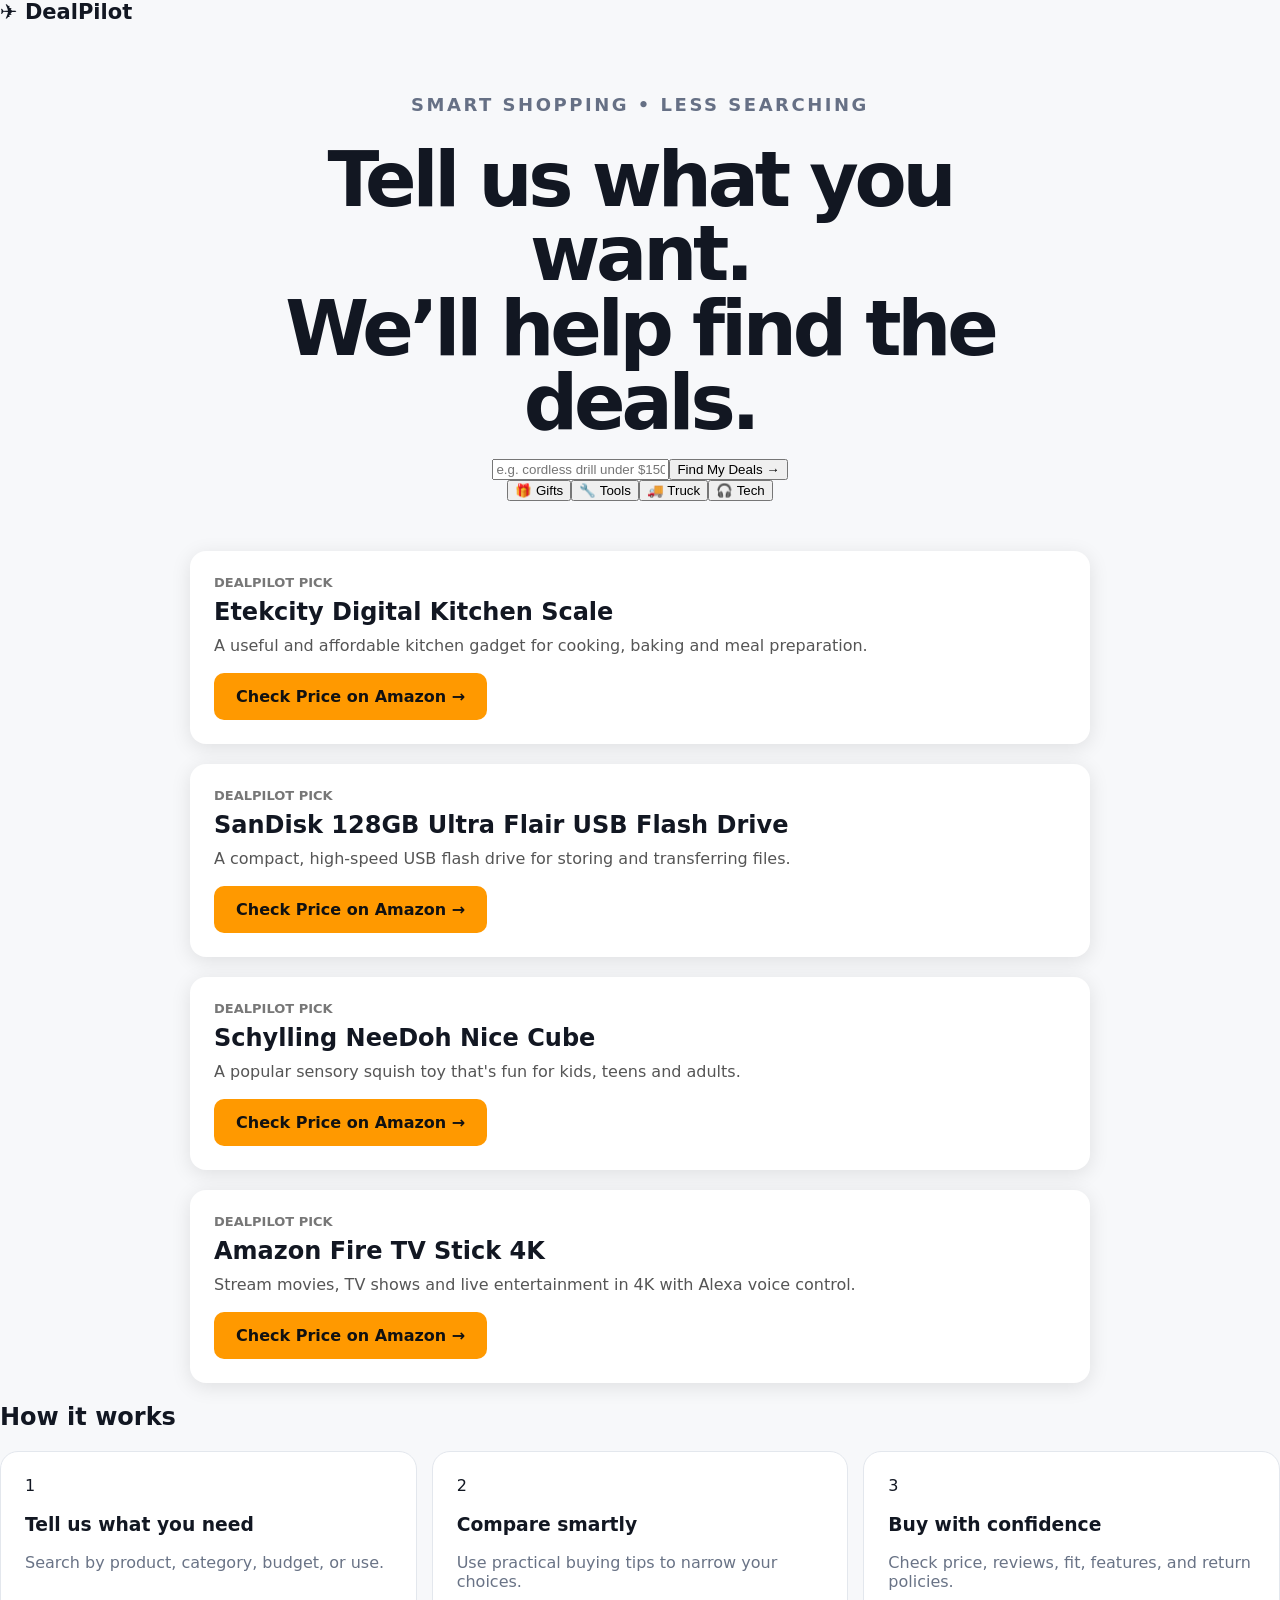
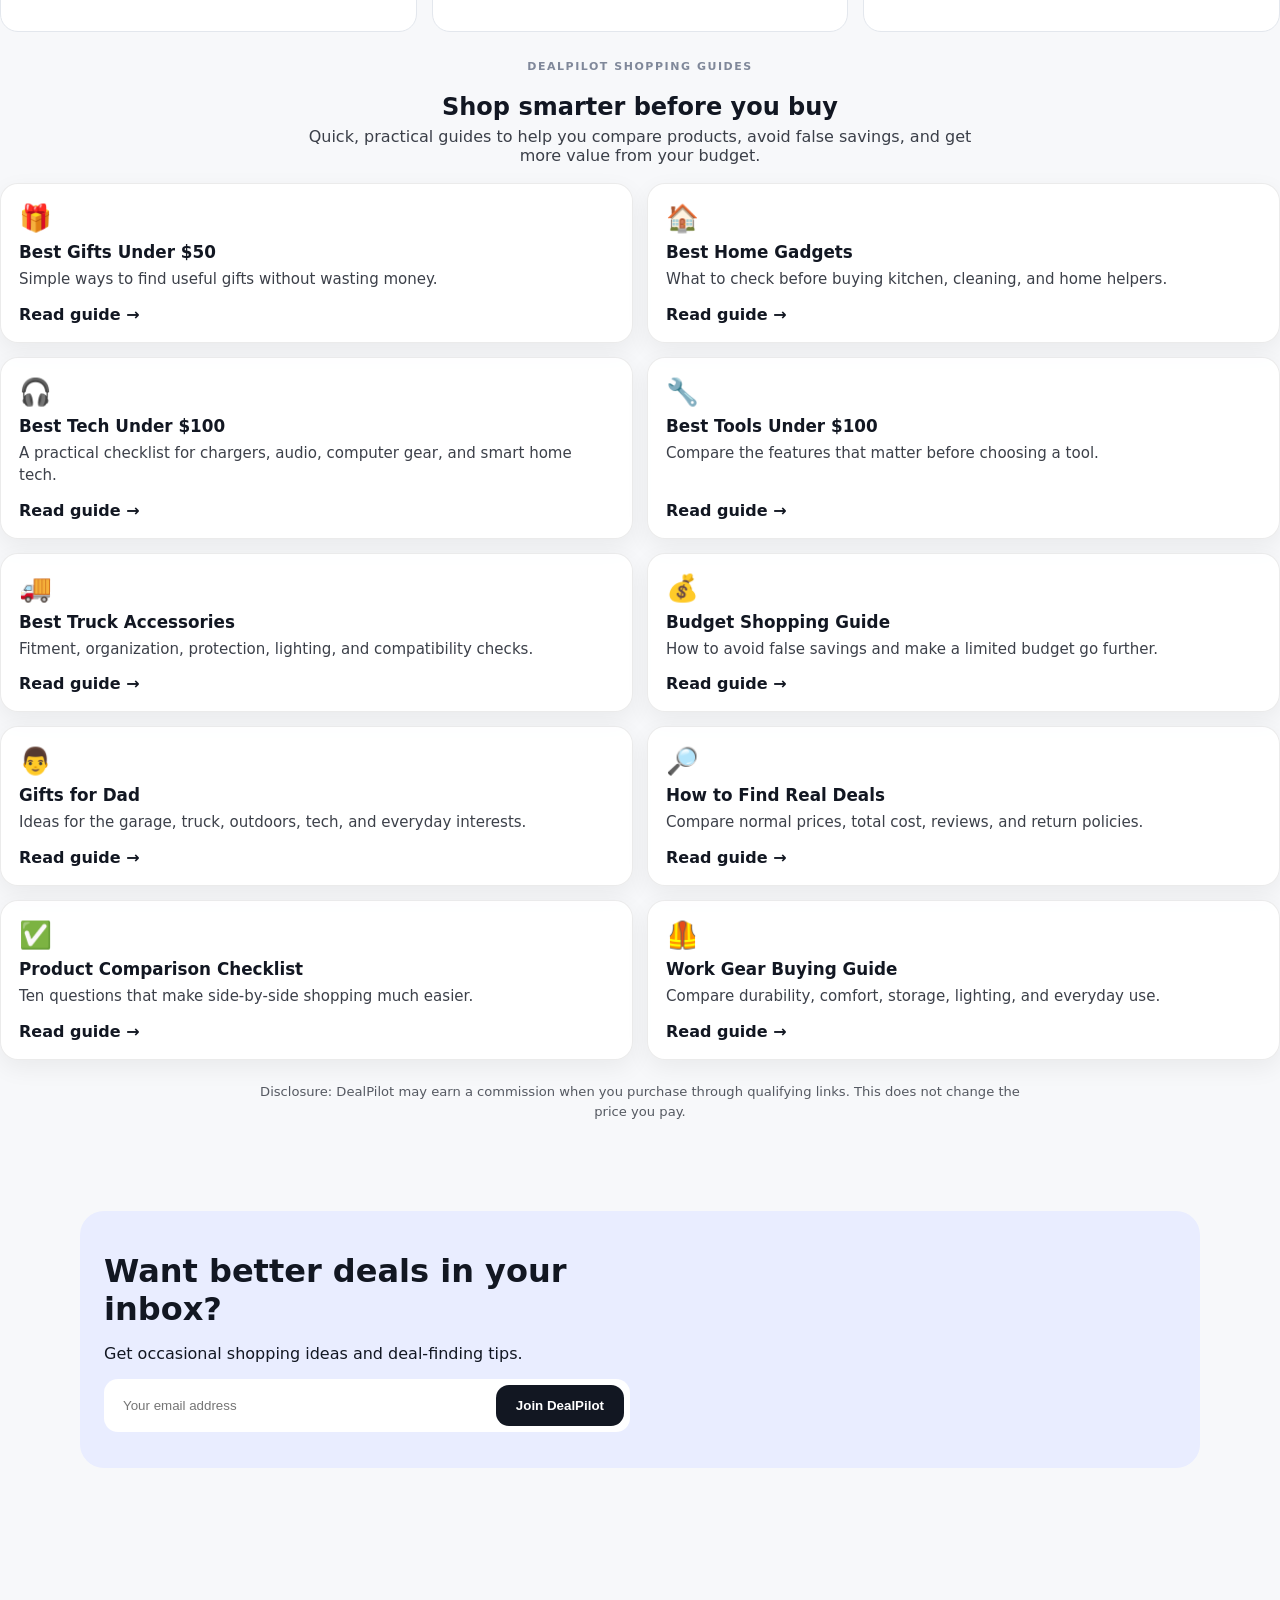
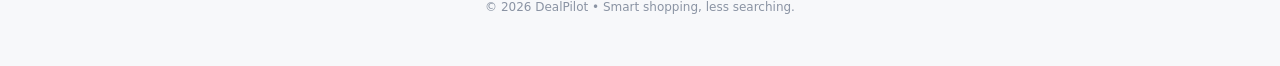
<file: index.html>
<!DOCTYPE html>
<html lang="en">
<head>
<meta charset="UTF-8">
<meta name="viewport" content="width=device-width, initial-scale=1.0">
<meta name="description" content="DealPilot helps you find smarter shopping ideas, useful buying guides, and deals worth comparing.">
<title>DealPilot — Smart Shopping, Less Searching</title>
<link rel="stylesheet" href="styles.css">
<style>
.guides-section{padding:28px 0 10px}.guides-heading{text-align:center;margin-bottom:18px}.guides-heading h2{margin-bottom:6px}.guides-heading p{margin:0 auto;max-width:680px;opacity:.82}.guides-grid{display:grid;grid-template-columns:repeat(2,minmax(0,1fr));gap:14px}.guide-card{display:flex;flex-direction:column;padding:18px;border-radius:18px;text-decoration:none;color:inherit;border:1px solid rgba(0,0,0,.08);background:rgba(255,255,255,.9);box-shadow:0 8px 24px rgba(0,0,0,.06);transition:transform .15s ease,box-shadow .15s ease}.guide-card:hover{transform:translateY(-2px);box-shadow:0 12px 28px rgba(0,0,0,.09)}.guide-icon{font-size:1.65rem;margin-bottom:8px}.guide-card h3{margin:0 0 7px;font-size:1.05rem}.guide-card p{margin:0 0 14px;line-height:1.45;opacity:.82;font-size:.94rem}.guide-link{margin-top:auto;font-weight:700}.affiliate-note{text-align:center;font-size:.82rem;opacity:.7;margin:22px auto 0;max-width:760px;line-height:1.5}@media(max-width:640px){.guides-grid{grid-template-columns:1fr}}
</style>
</head>
<body>
<header class="site-header"><div class="container"><div class="brand">✈️ DealPilot</div></div></header>
<main>
<section class="hero"><div class="container"><p class="eyebrow">SMART SHOPPING • LESS SEARCHING</p><h1>Tell us what you want.<br>We’ll help find the deals.</h1><form id="searchForm" class="search-box"><input id="searchInput" type="text" placeholder="e.g. cordless drill under $150" aria-label="What are you shopping for?" autocomplete="off"><button type="submit">Find My Deals →</button></form><div class="categories" aria-label="Popular categories"><button type="button" class="category-chip" data-q="gifts">🎁 Gifts</button><button type="button" class="category-chip" data-q="tools">🔧 Tools</button><button type="button" class="category-chip" data-q="truck accessories">🚚 Truck</button><button type="button" class="category-chip" data-q="tech">🎧 Tech</button></div></div></section>
<section id="results" class="results-section"><div class="container"><h2>Popular searches</h2><div class="results-grid"><article class="deal-card"><div class="deal-icon">🔧</div><h3>Top value pick</h3><p>Reliable everyday option worth comparing.</p><strong>$79</strong><button type="button" onclick="demoClick()">Check deal</button></article><article class="deal-card"><div class="deal-icon">⭐</div><h3>Best reviewed</h3><p>Strong balance of price and useful features.</p><strong>$99</strong><button type="button" onclick="demoClick()">Check deal</button></article><article class="deal-card"><div class="deal-icon">💰</div><h3>Budget pick</h3><p>A lower-cost option worth putting on your list.</p><strong>$59</strong><button type="button" onclick="demoClick()">Check deal</button></article></div></div></section>
<section class="how-it-works"><div class="container"><h2>How it works</h2><div class="steps"><div class="step"><span>1</span><h3>Tell us what you need</h3><p>Search by product, category, budget, or use.</p></div><div class="step"><span>2</span><h3>Compare smartly</h3><p>Use practical buying tips to narrow your choices.</p></div><div class="step"><span>3</span><h3>Buy with confidence</h3><p>Check price, reviews, fit, features, and return policies.</p></div></div></div></section>
<section class="guides-section"><div class="container"><div class="guides-heading"><p class="eyebrow">DEALPILOT SHOPPING GUIDES</p><h2>Shop smarter before you buy</h2><p>Quick, practical guides to help you compare products, avoid false savings, and get more value from your budget.</p></div><div class="guides-grid">
<a class="guide-card" href="best-gifts-under-50.html"><div class="guide-icon">🎁</div><h3>Best Gifts Under $50</h3><p>Simple ways to find useful gifts without wasting money.</p><span class="guide-link">Read guide →</span></a>
<a class="guide-card" href="best-home-gadgets.html"><div class="guide-icon">🏠</div><h3>Best Home Gadgets</h3><p>What to check before buying kitchen, cleaning, and home helpers.</p><span class="guide-link">Read guide →</span></a>
<a class="guide-card" href="best-tech-under-100.html"><div class="guide-icon">🎧</div><h3>Best Tech Under $100</h3><p>A practical checklist for chargers, audio, computer gear, and smart home tech.</p><span class="guide-link">Read guide →</span></a>
<a class="guide-card" href="best-tools-under-100.html"><div class="guide-icon">🔧</div><h3>Best Tools Under $100</h3><p>Compare the features that matter before choosing a tool.</p><span class="guide-link">Read guide →</span></a>
<a class="guide-card" href="best-truck-accessories.html"><div class="guide-icon">🚚</div><h3>Best Truck Accessories</h3><p>Fitment, organization, protection, lighting, and compatibility checks.</p><span class="guide-link">Read guide →</span></a>
<a class="guide-card" href="budget-shopping-guide.html"><div class="guide-icon">💰</div><h3>Budget Shopping Guide</h3><p>How to avoid false savings and make a limited budget go further.</p><span class="guide-link">Read guide →</span></a>
<a class="guide-card" href="gifts-for-dad.html"><div class="guide-icon">👨</div><h3>Gifts for Dad</h3><p>Ideas for the garage, truck, outdoors, tech, and everyday interests.</p><span class="guide-link">Read guide →</span></a>
<a class="guide-card" href="how-to-find-real-deals.html"><div class="guide-icon">🔎</div><h3>How to Find Real Deals</h3><p>Compare normal prices, total cost, reviews, and return policies.</p><span class="guide-link">Read guide →</span></a>
<a class="guide-card" href="product-comparison-checklist.html"><div class="guide-icon">✅</div><h3>Product Comparison Checklist</h3><p>Ten questions that make side-by-side shopping much easier.</p><span class="guide-link">Read guide →</span></a>
<a class="guide-card" href="work-gear-buying-guide.html"><div class="guide-icon">🦺</div><h3>Work Gear Buying Guide</h3><p>Compare durability, comfort, storage, lighting, and everyday use.</p><span class="guide-link">Read guide →</span></a>
</div><p class="affiliate-note">Disclosure: DealPilot may earn a commission when you purchase through qualifying links. This does not change the price you pay.</p></div></section>
<section class="signup"><div class="container"><h2>Want better deals in your inbox?</h2><p>Get occasional shopping ideas and deal-finding tips.</p><form id="emailForm"><input type="email" placeholder="Your email address" aria-label="Email address" required><button type="submit">Join DealPilot</button></form></div></section>
</main><footer><div class="container"><p>© 2026 DealPilot • Smart shopping, less searching.</p></div></footer><script src="app.js"></script>
<script src="app.js?v=4"></script>
</body></html>
</file>
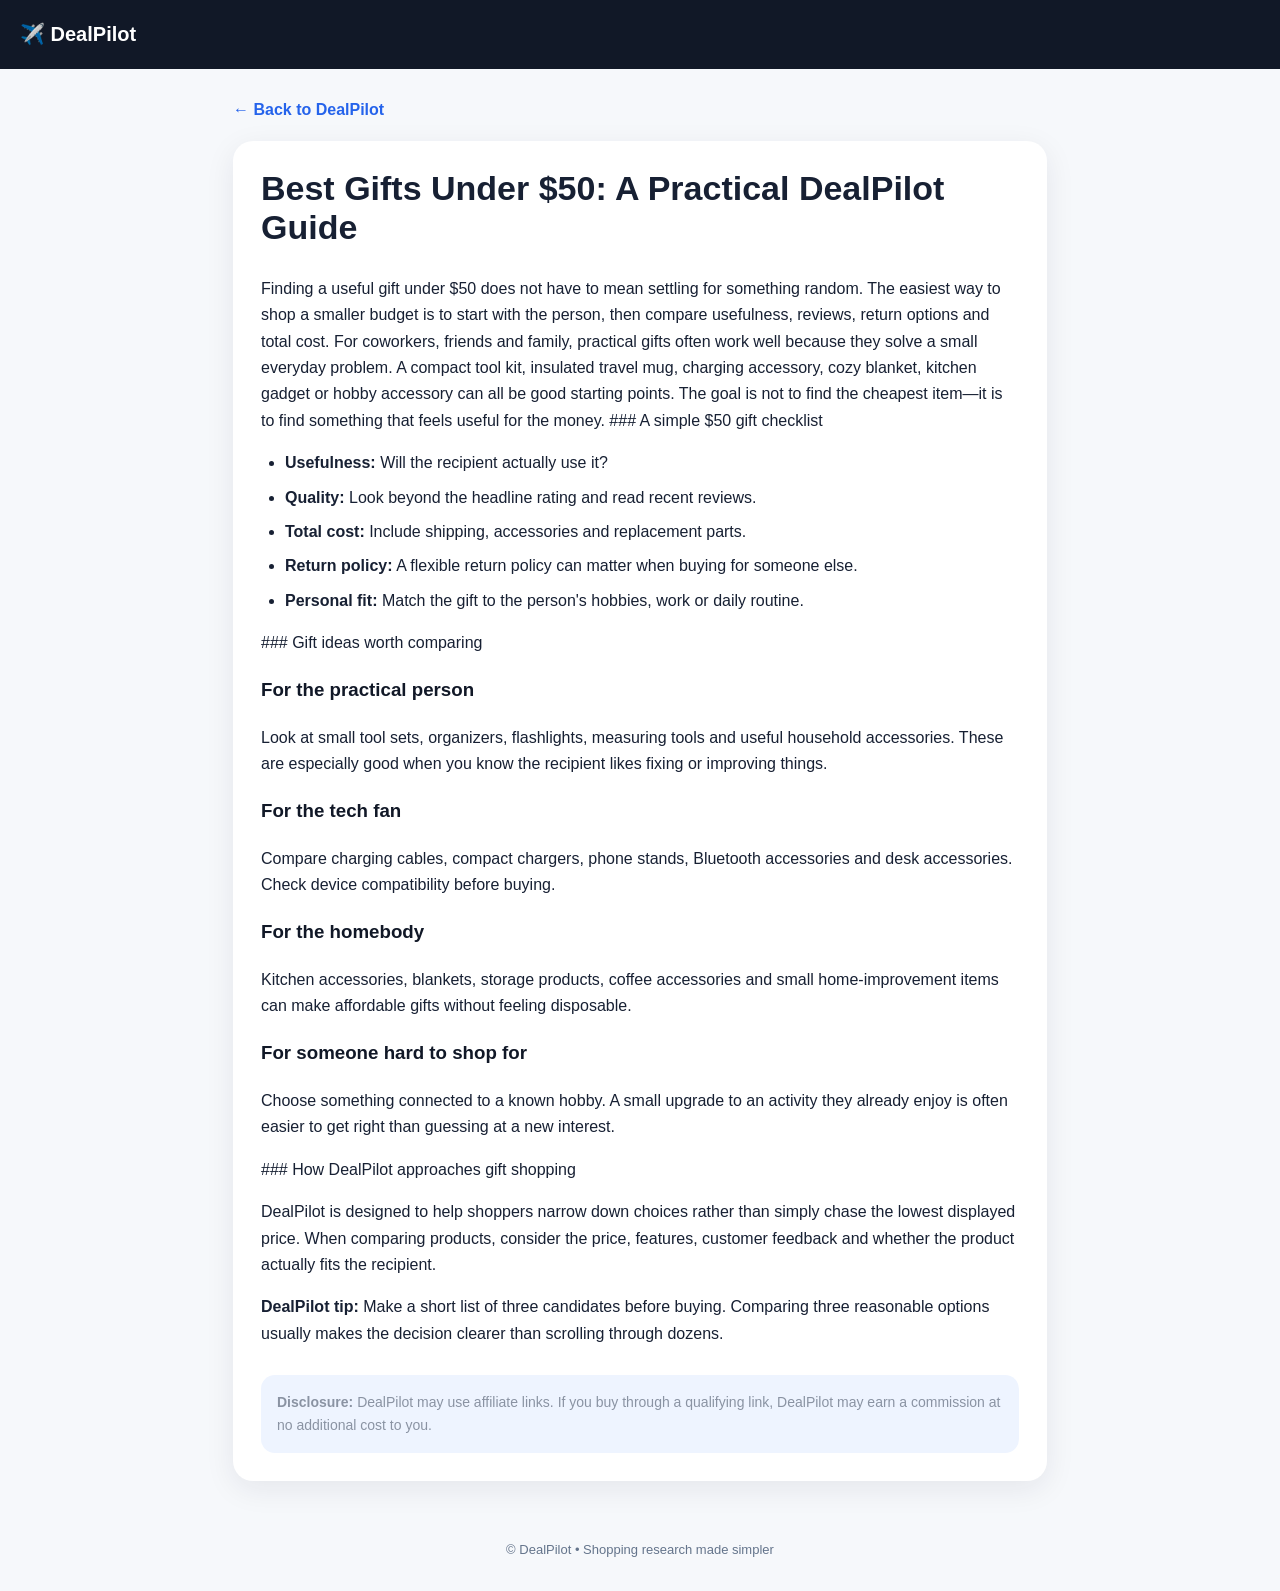
<file: best-gifts-under-50.html>
<!doctype html>
<html lang="en-CA">
<head>
<meta charset="utf-8">
<meta name="viewport" content="width=device-width, initial-scale=1">
<title>Best Gifts Under $50: A Practical DealPilot Guide | DealPilot</title>
<meta name="description" content="Best Gifts Under $50: A Practical DealPilot Guide. Practical shopping advice from DealPilot to help compare products, prices and features.">
<link rel="stylesheet" href="styles.css">

<style>
body{font-family:-apple-system,BlinkMacSystemFont,"Segoe UI",Arial,sans-serif;margin:0;background:#f6f8fb;color:#172033;line-height:1.65}
header{background:#111827;color:#fff;padding:18px 20px;position:sticky;top:0}
header a{color:#fff;text-decoration:none;font-weight:800;font-size:20px}
main{max-width:850px;margin:28px auto;padding:0 18px}
article{background:#fff;border-radius:20px;padding:28px;box-shadow:0 8px 30px rgba(20,30,50,.08)}
h1{font-size:34px;line-height:1.15;margin-top:0} h2,h3{color:#111827}
ul,ol{padding-left:24px}
li{margin:8px 0}
.note{margin-top:28px;padding:16px;border-radius:14px;background:#eef4ff;font-size:14px}
.back{display:inline-block;margin-bottom:18px;color:#2563eb;text-decoration:none;font-weight:700}
footer{text-align:center;padding:30px;color:#64748b;font-size:13px}
</style>

</head>
<body>
<header><a href="index.html">✈️ DealPilot</a></header>
<main>
<a class="back" href="index.html">← Back to DealPilot</a>
<article>
<h1>Best Gifts Under $50: A Practical DealPilot Guide</h1>
Finding a useful gift under $50 does not have to mean settling for something random. The easiest way to shop a smaller budget is to start with the person, then compare usefulness, reviews, return options and total cost.

For coworkers, friends and family, practical gifts often work well because they solve a small everyday problem. A compact tool kit, insulated travel mug, charging accessory, cozy blanket, kitchen gadget or hobby accessory can all be good starting points. The goal is not to find the cheapest item—it is to find something that feels useful for the money.

### A simple $50 gift checklist
<ul>
<li><strong>Usefulness:</strong> Will the recipient actually use it?</li>
<li><strong>Quality:</strong> Look beyond the headline rating and read recent reviews.</li>
<li><strong>Total cost:</strong> Include shipping, accessories and replacement parts.</li>
<li><strong>Return policy:</strong> A flexible return policy can matter when buying for someone else.</li>
<li><strong>Personal fit:</strong> Match the gift to the person's hobbies, work or daily routine.</li>
</ul>

### Gift ideas worth comparing
<h3>For the practical person</h3>
<p>Look at small tool sets, organizers, flashlights, measuring tools and useful household accessories. These are especially good when you know the recipient likes fixing or improving things.</p>
<h3>For the tech fan</h3>
<p>Compare charging cables, compact chargers, phone stands, Bluetooth accessories and desk accessories. Check device compatibility before buying.</p>
<h3>For the homebody</h3>
<p>Kitchen accessories, blankets, storage products, coffee accessories and small home-improvement items can make affordable gifts without feeling disposable.</p>
<h3>For someone hard to shop for</h3>
<p>Choose something connected to a known hobby. A small upgrade to an activity they already enjoy is often easier to get right than guessing at a new interest.</p>

### How DealPilot approaches gift shopping
<p>DealPilot is designed to help shoppers narrow down choices rather than simply chase the lowest displayed price. When comparing products, consider the price, features, customer feedback and whether the product actually fits the recipient.</p>

<p><strong>DealPilot tip:</strong> Make a short list of three candidates before buying. Comparing three reasonable options usually makes the decision clearer than scrolling through dozens.</p>

<div class="note"><strong>Disclosure:</strong> DealPilot may use affiliate links. If you buy through a qualifying link, DealPilot may earn a commission at no additional cost to you.</div>

</article>
</main>
<footer>© DealPilot • Shopping research made simpler</footer>
</body>
</html>
</file>
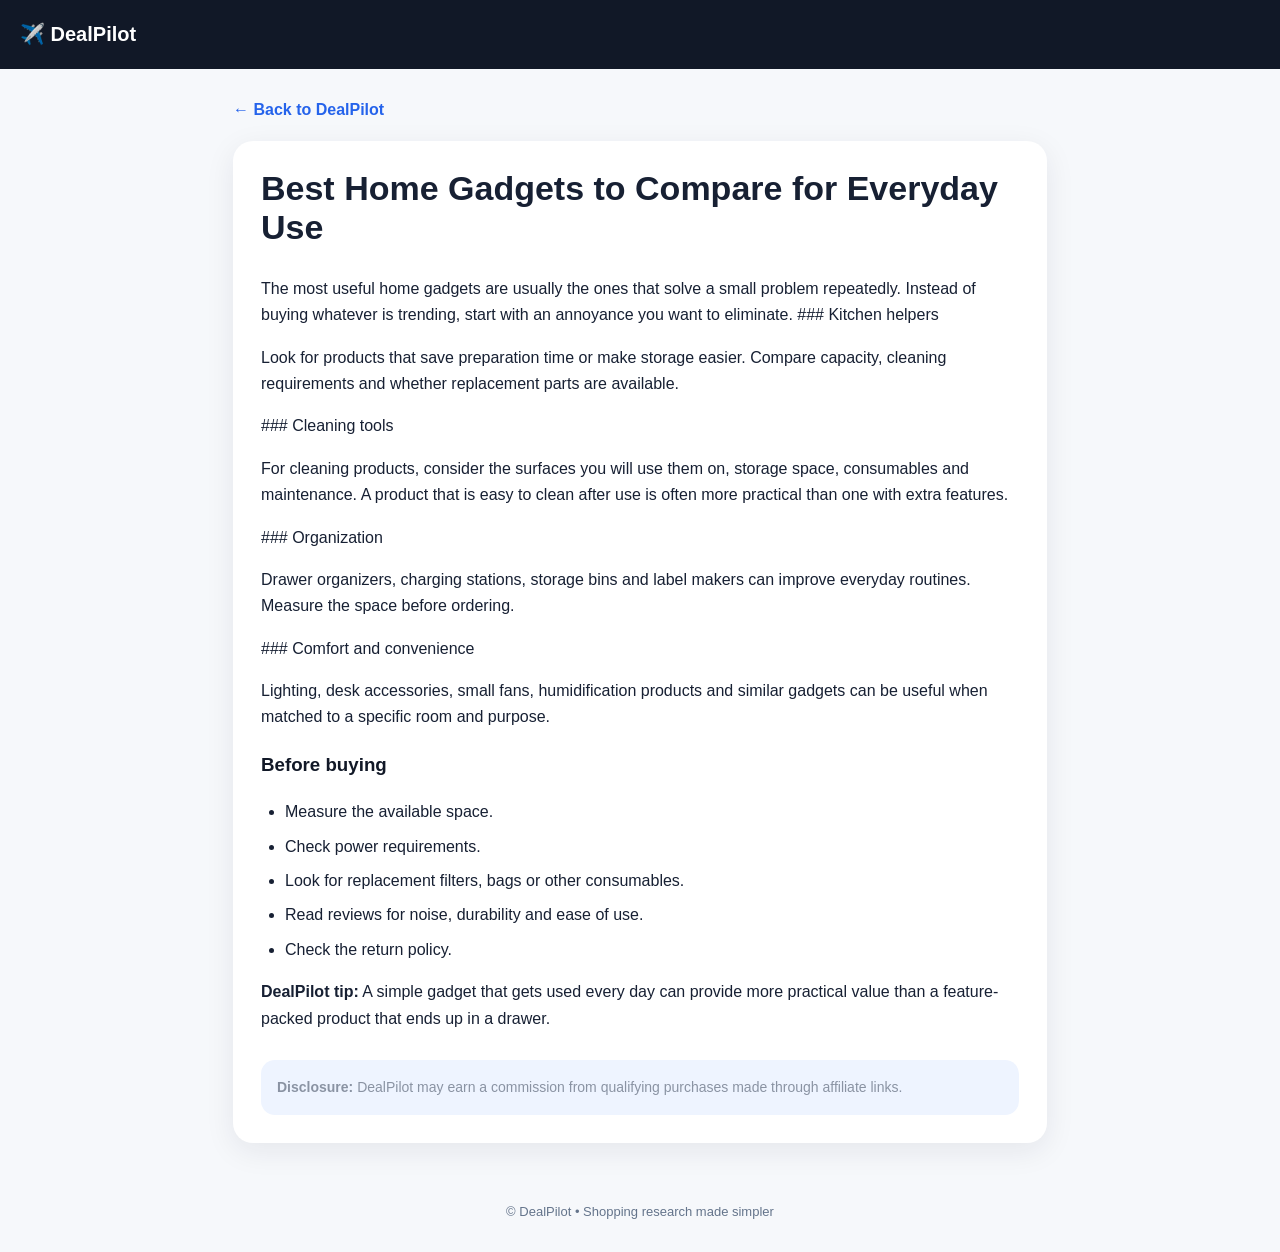
<file: best-home-gadgets.html>
<!doctype html>
<html lang="en-CA">
<head>
<meta charset="utf-8">
<meta name="viewport" content="width=device-width, initial-scale=1">
<title>Best Home Gadgets to Compare for Everyday Use | DealPilot</title>
<meta name="description" content="Best Home Gadgets to Compare for Everyday Use. Practical shopping advice from DealPilot to help compare products, prices and features.">
<link rel="stylesheet" href="styles.css">

<style>
body{font-family:-apple-system,BlinkMacSystemFont,"Segoe UI",Arial,sans-serif;margin:0;background:#f6f8fb;color:#172033;line-height:1.65}
header{background:#111827;color:#fff;padding:18px 20px;position:sticky;top:0}
header a{color:#fff;text-decoration:none;font-weight:800;font-size:20px}
main{max-width:850px;margin:28px auto;padding:0 18px}
article{background:#fff;border-radius:20px;padding:28px;box-shadow:0 8px 30px rgba(20,30,50,.08)}
h1{font-size:34px;line-height:1.15;margin-top:0} h2,h3{color:#111827}
ul,ol{padding-left:24px}
li{margin:8px 0}
.note{margin-top:28px;padding:16px;border-radius:14px;background:#eef4ff;font-size:14px}
.back{display:inline-block;margin-bottom:18px;color:#2563eb;text-decoration:none;font-weight:700}
footer{text-align:center;padding:30px;color:#64748b;font-size:13px}
</style>

</head>
<body>
<header><a href="index.html">✈️ DealPilot</a></header>
<main>
<a class="back" href="index.html">← Back to DealPilot</a>
<article>
<h1>Best Home Gadgets to Compare for Everyday Use</h1>
The most useful home gadgets are usually the ones that solve a small problem repeatedly. Instead of buying whatever is trending, start with an annoyance you want to eliminate.

### Kitchen helpers
<p>Look for products that save preparation time or make storage easier. Compare capacity, cleaning requirements and whether replacement parts are available.</p>

### Cleaning tools
<p>For cleaning products, consider the surfaces you will use them on, storage space, consumables and maintenance. A product that is easy to clean after use is often more practical than one with extra features.</p>

### Organization
<p>Drawer organizers, charging stations, storage bins and label makers can improve everyday routines. Measure the space before ordering.</p>

### Comfort and convenience
<p>Lighting, desk accessories, small fans, humidification products and similar gadgets can be useful when matched to a specific room and purpose.</p>

<h3>Before buying</h3>
<ul>
<li>Measure the available space.</li>
<li>Check power requirements.</li>
<li>Look for replacement filters, bags or other consumables.</li>
<li>Read reviews for noise, durability and ease of use.</li>
<li>Check the return policy.</li>
</ul>

<p><strong>DealPilot tip:</strong> A simple gadget that gets used every day can provide more practical value than a feature-packed product that ends up in a drawer.</p>

<div class="note"><strong>Disclosure:</strong> DealPilot may earn a commission from qualifying purchases made through affiliate links.</div>

</article>
</main>
<footer>© DealPilot • Shopping research made simpler</footer>
</body>
</html>
</file>
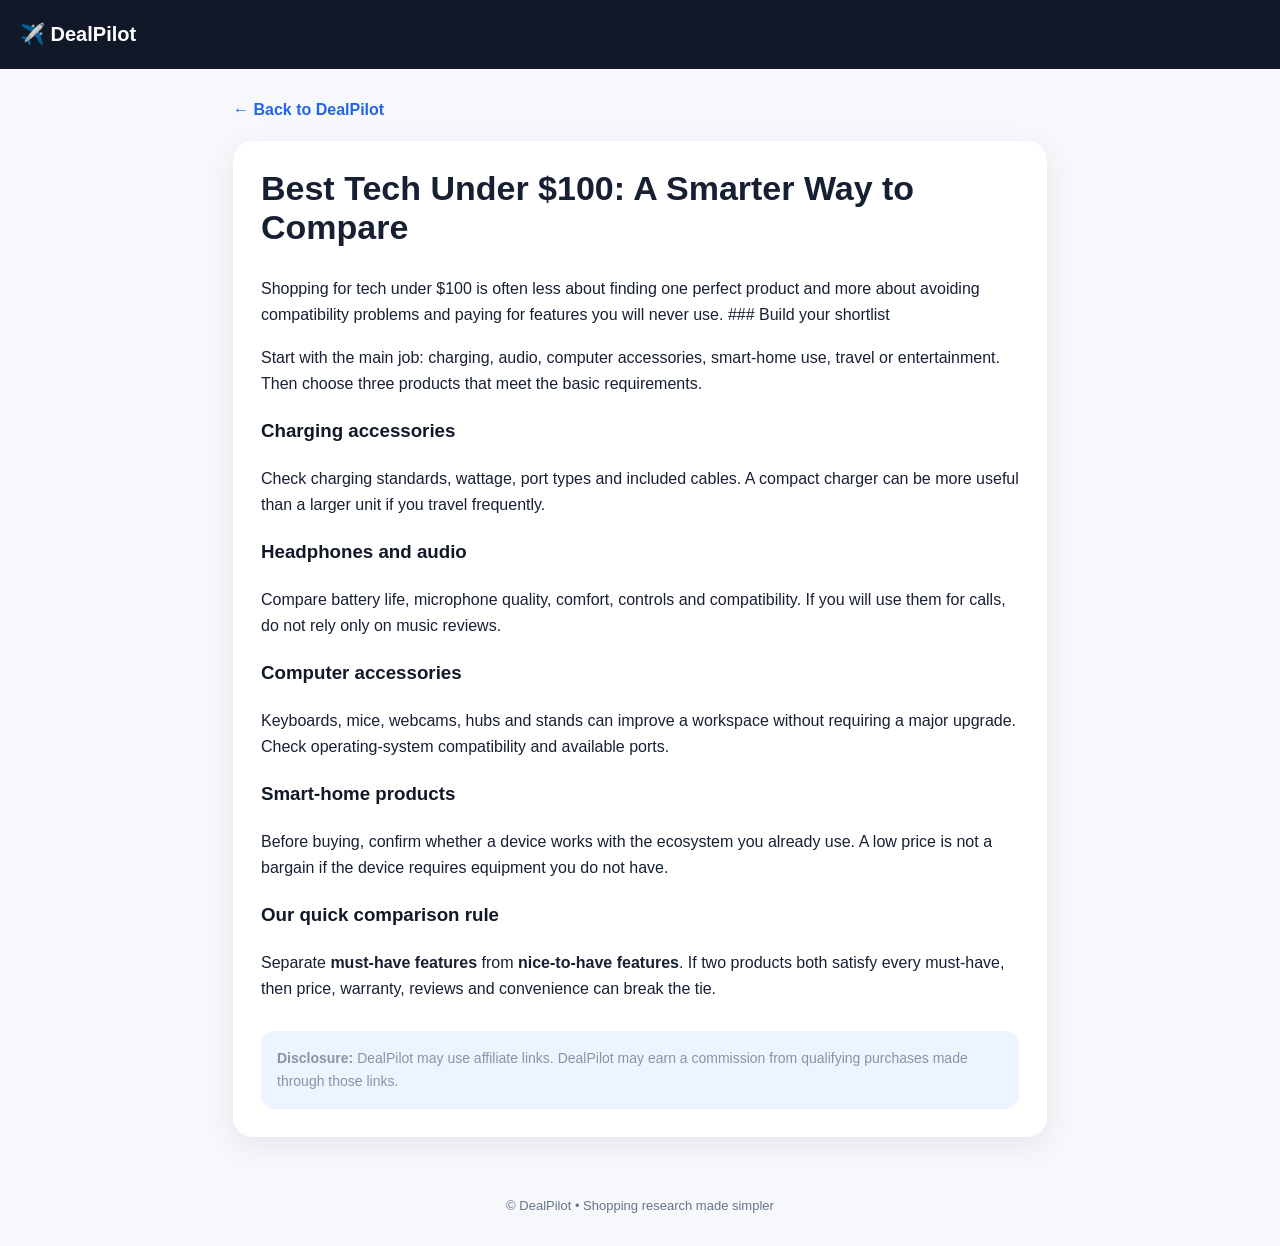
<file: best-tech-under-100.html>
<!doctype html>
<html lang="en-CA">
<head>
<meta charset="utf-8">
<meta name="viewport" content="width=device-width, initial-scale=1">
<title>Best Tech Under $100: A Smarter Way to Compare | DealPilot</title>
<meta name="description" content="Best Tech Under $100: A Smarter Way to Compare. Practical shopping advice from DealPilot to help compare products, prices and features.">
<link rel="stylesheet" href="styles.css">

<style>
body{font-family:-apple-system,BlinkMacSystemFont,"Segoe UI",Arial,sans-serif;margin:0;background:#f6f8fb;color:#172033;line-height:1.65}
header{background:#111827;color:#fff;padding:18px 20px;position:sticky;top:0}
header a{color:#fff;text-decoration:none;font-weight:800;font-size:20px}
main{max-width:850px;margin:28px auto;padding:0 18px}
article{background:#fff;border-radius:20px;padding:28px;box-shadow:0 8px 30px rgba(20,30,50,.08)}
h1{font-size:34px;line-height:1.15;margin-top:0} h2,h3{color:#111827}
ul,ol{padding-left:24px}
li{margin:8px 0}
.note{margin-top:28px;padding:16px;border-radius:14px;background:#eef4ff;font-size:14px}
.back{display:inline-block;margin-bottom:18px;color:#2563eb;text-decoration:none;font-weight:700}
footer{text-align:center;padding:30px;color:#64748b;font-size:13px}
</style>

</head>
<body>
<header><a href="index.html">✈️ DealPilot</a></header>
<main>
<a class="back" href="index.html">← Back to DealPilot</a>
<article>
<h1>Best Tech Under $100: A Smarter Way to Compare</h1>
Shopping for tech under $100 is often less about finding one perfect product and more about avoiding compatibility problems and paying for features you will never use.

### Build your shortlist
<p>Start with the main job: charging, audio, computer accessories, smart-home use, travel or entertainment. Then choose three products that meet the basic requirements.</p>

<h3>Charging accessories</h3>
<p>Check charging standards, wattage, port types and included cables. A compact charger can be more useful than a larger unit if you travel frequently.</p>

<h3>Headphones and audio</h3>
<p>Compare battery life, microphone quality, comfort, controls and compatibility. If you will use them for calls, do not rely only on music reviews.</p>

<h3>Computer accessories</h3>
<p>Keyboards, mice, webcams, hubs and stands can improve a workspace without requiring a major upgrade. Check operating-system compatibility and available ports.</p>

<h3>Smart-home products</h3>
<p>Before buying, confirm whether a device works with the ecosystem you already use. A low price is not a bargain if the device requires equipment you do not have.</p>

<h3>Our quick comparison rule</h3>
<p>Separate <strong>must-have features</strong> from <strong>nice-to-have features</strong>. If two products both satisfy every must-have, then price, warranty, reviews and convenience can break the tie.</p>

<div class="note"><strong>Disclosure:</strong> DealPilot may use affiliate links. DealPilot may earn a commission from qualifying purchases made through those links.</div>

</article>
</main>
<footer>© DealPilot • Shopping research made simpler</footer>
</body>
</html>
</file>
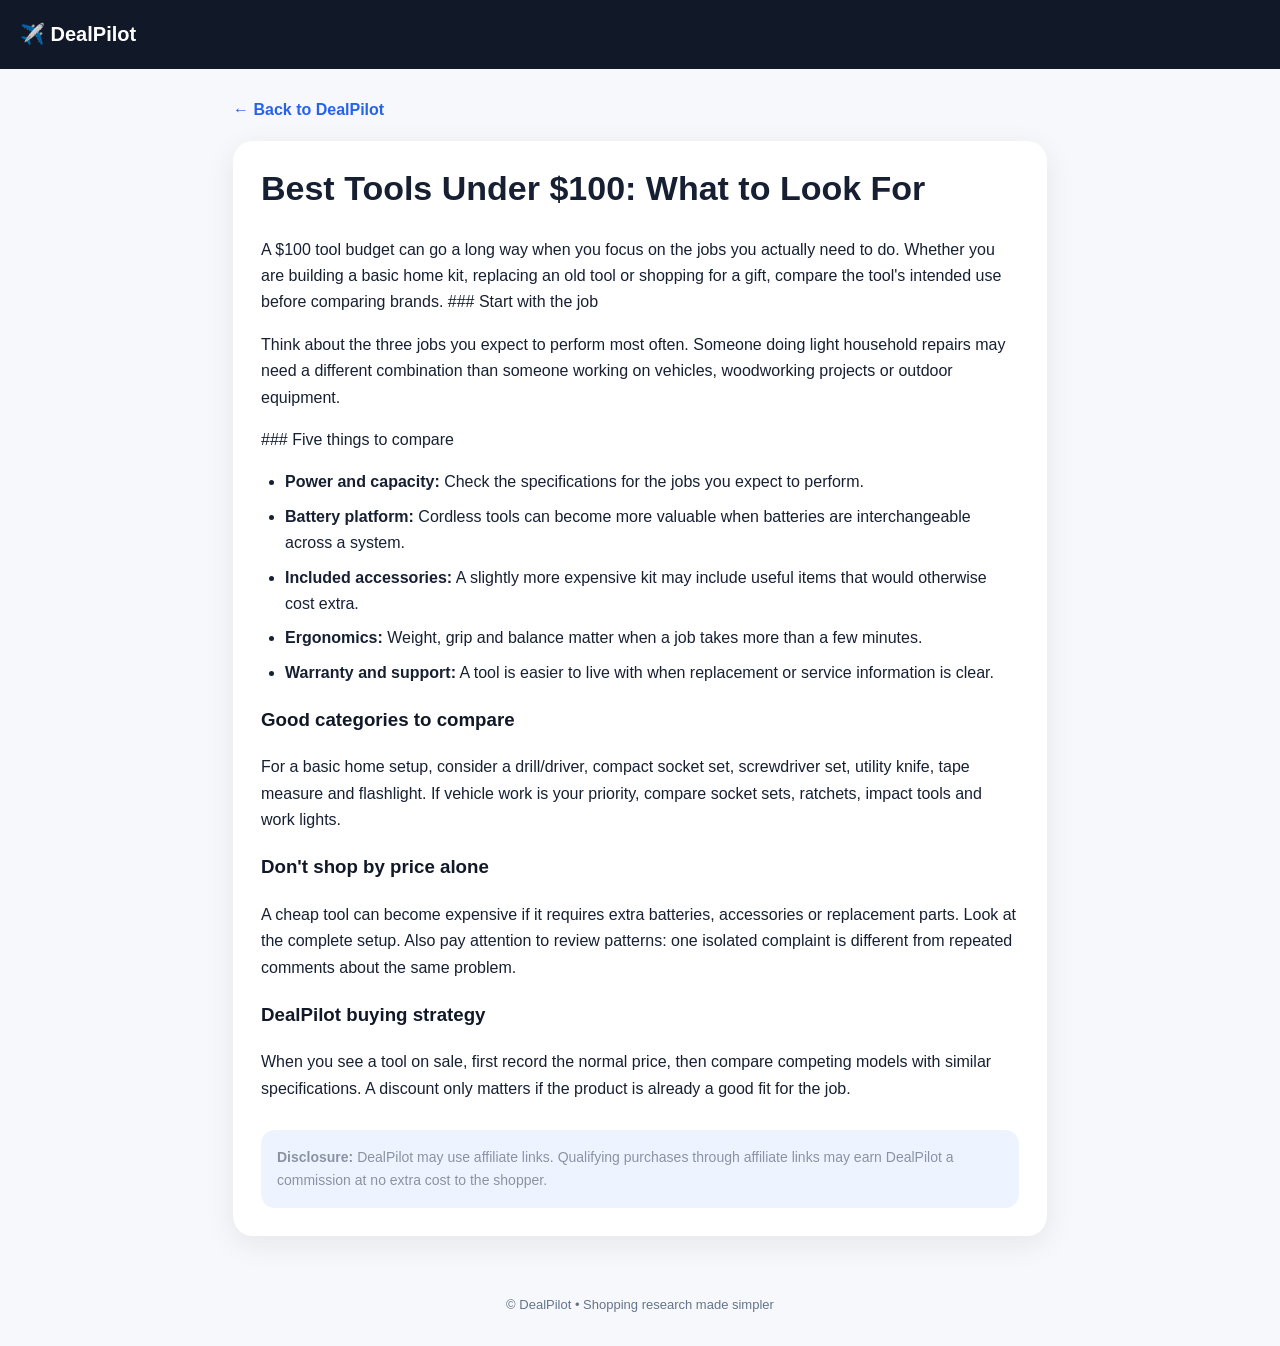
<file: best-tools-under-100.html>
<!doctype html>
<html lang="en-CA">
<head>
<meta charset="utf-8">
<meta name="viewport" content="width=device-width, initial-scale=1">
<title>Best Tools Under $100: What to Look For | DealPilot</title>
<meta name="description" content="Best Tools Under $100: What to Look For. Practical shopping advice from DealPilot to help compare products, prices and features.">
<link rel="stylesheet" href="styles.css">

<style>
body{font-family:-apple-system,BlinkMacSystemFont,"Segoe UI",Arial,sans-serif;margin:0;background:#f6f8fb;color:#172033;line-height:1.65}
header{background:#111827;color:#fff;padding:18px 20px;position:sticky;top:0}
header a{color:#fff;text-decoration:none;font-weight:800;font-size:20px}
main{max-width:850px;margin:28px auto;padding:0 18px}
article{background:#fff;border-radius:20px;padding:28px;box-shadow:0 8px 30px rgba(20,30,50,.08)}
h1{font-size:34px;line-height:1.15;margin-top:0} h2,h3{color:#111827}
ul,ol{padding-left:24px}
li{margin:8px 0}
.note{margin-top:28px;padding:16px;border-radius:14px;background:#eef4ff;font-size:14px}
.back{display:inline-block;margin-bottom:18px;color:#2563eb;text-decoration:none;font-weight:700}
footer{text-align:center;padding:30px;color:#64748b;font-size:13px}
</style>

</head>
<body>
<header><a href="index.html">✈️ DealPilot</a></header>
<main>
<a class="back" href="index.html">← Back to DealPilot</a>
<article>
<h1>Best Tools Under $100: What to Look For</h1>
A $100 tool budget can go a long way when you focus on the jobs you actually need to do. Whether you are building a basic home kit, replacing an old tool or shopping for a gift, compare the tool's intended use before comparing brands.

### Start with the job
<p>Think about the three jobs you expect to perform most often. Someone doing light household repairs may need a different combination than someone working on vehicles, woodworking projects or outdoor equipment.</p>

### Five things to compare
<ul>
<li><strong>Power and capacity:</strong> Check the specifications for the jobs you expect to perform.</li>
<li><strong>Battery platform:</strong> Cordless tools can become more valuable when batteries are interchangeable across a system.</li>
<li><strong>Included accessories:</strong> A slightly more expensive kit may include useful items that would otherwise cost extra.</li>
<li><strong>Ergonomics:</strong> Weight, grip and balance matter when a job takes more than a few minutes.</li>
<li><strong>Warranty and support:</strong> A tool is easier to live with when replacement or service information is clear.</li>
</ul>

<h3>Good categories to compare</h3>
<p>For a basic home setup, consider a drill/driver, compact socket set, screwdriver set, utility knife, tape measure and flashlight. If vehicle work is your priority, compare socket sets, ratchets, impact tools and work lights.</p>

<h3>Don't shop by price alone</h3>
<p>A cheap tool can become expensive if it requires extra batteries, accessories or replacement parts. Look at the complete setup. Also pay attention to review patterns: one isolated complaint is different from repeated comments about the same problem.</p>

<h3>DealPilot buying strategy</h3>
<p>When you see a tool on sale, first record the normal price, then compare competing models with similar specifications. A discount only matters if the product is already a good fit for the job.</p>

<div class="note"><strong>Disclosure:</strong> DealPilot may use affiliate links. Qualifying purchases through affiliate links may earn DealPilot a commission at no extra cost to the shopper.</div>

</article>
</main>
<footer>© DealPilot • Shopping research made simpler</footer>
</body>
</html>
</file>
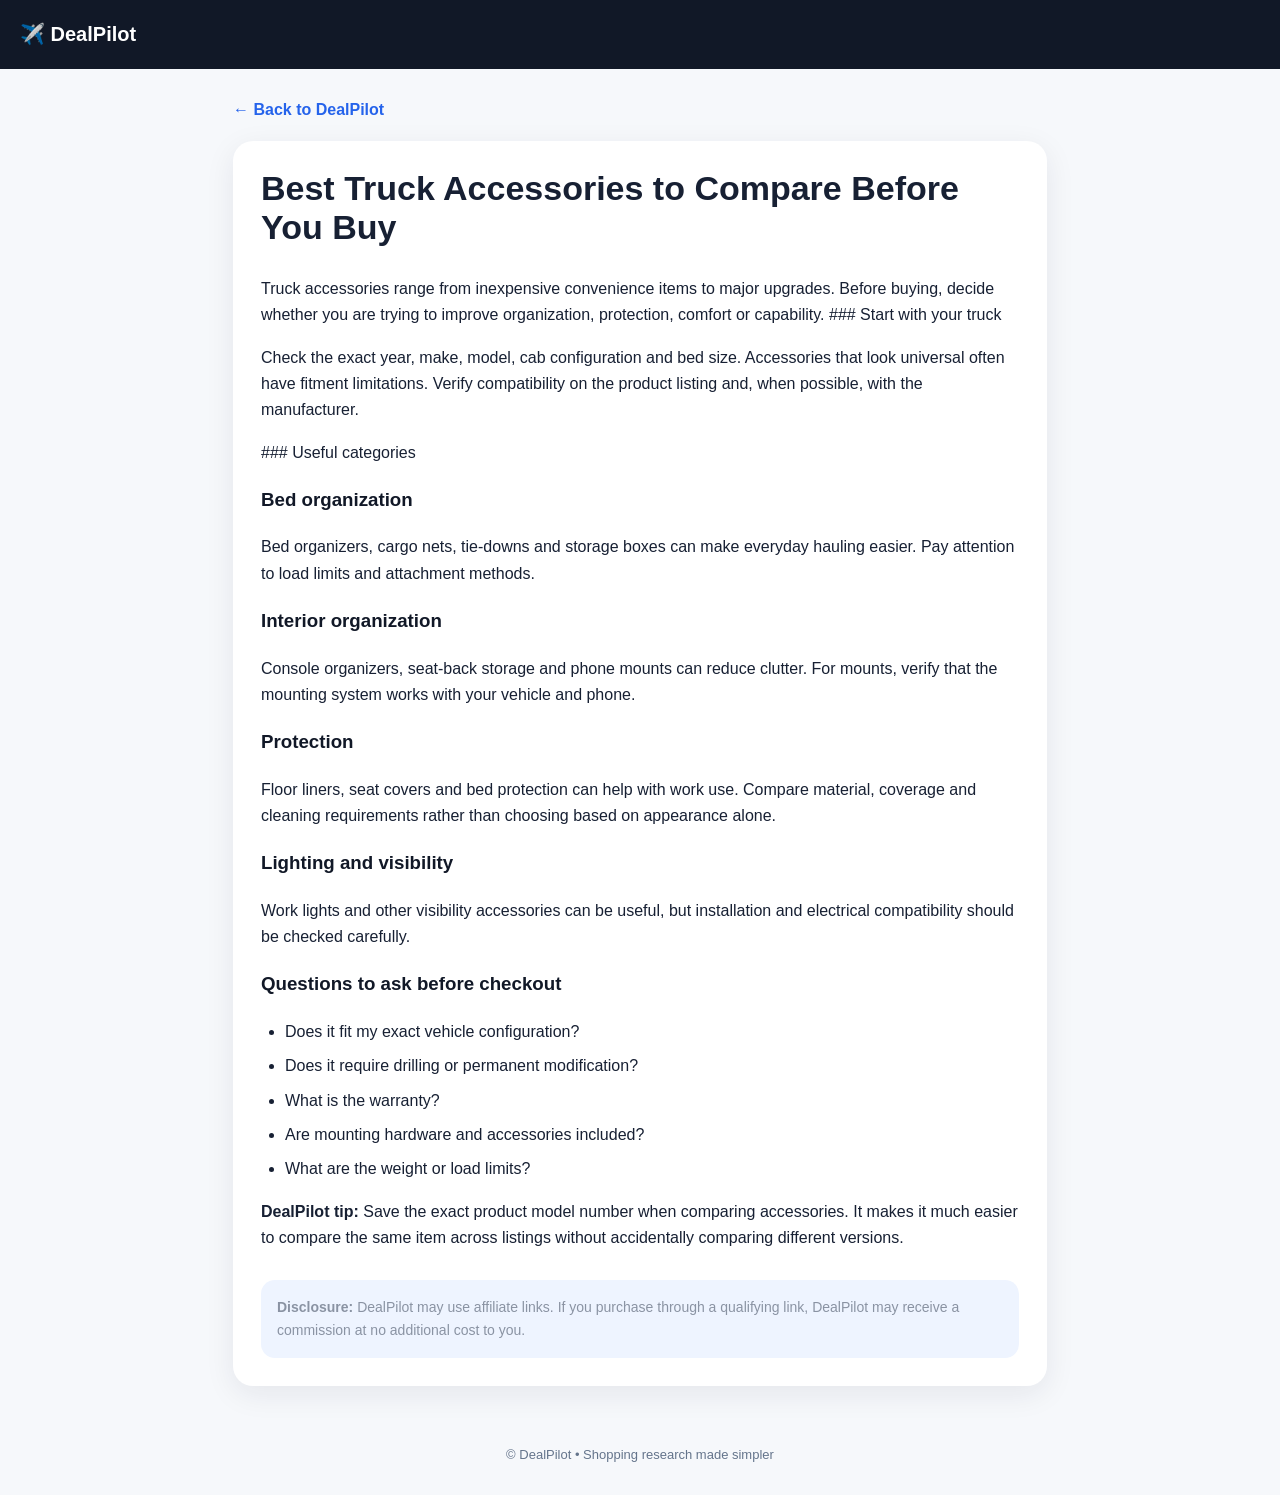
<file: best-truck-accessories.html>
<!doctype html>
<html lang="en-CA">
<head>
<meta charset="utf-8">
<meta name="viewport" content="width=device-width, initial-scale=1">
<title>Best Truck Accessories to Compare Before You Buy | DealPilot</title>
<meta name="description" content="Best Truck Accessories to Compare Before You Buy. Practical shopping advice from DealPilot to help compare products, prices and features.">
<link rel="stylesheet" href="styles.css">

<style>
body{font-family:-apple-system,BlinkMacSystemFont,"Segoe UI",Arial,sans-serif;margin:0;background:#f6f8fb;color:#172033;line-height:1.65}
header{background:#111827;color:#fff;padding:18px 20px;position:sticky;top:0}
header a{color:#fff;text-decoration:none;font-weight:800;font-size:20px}
main{max-width:850px;margin:28px auto;padding:0 18px}
article{background:#fff;border-radius:20px;padding:28px;box-shadow:0 8px 30px rgba(20,30,50,.08)}
h1{font-size:34px;line-height:1.15;margin-top:0} h2,h3{color:#111827}
ul,ol{padding-left:24px}
li{margin:8px 0}
.note{margin-top:28px;padding:16px;border-radius:14px;background:#eef4ff;font-size:14px}
.back{display:inline-block;margin-bottom:18px;color:#2563eb;text-decoration:none;font-weight:700}
footer{text-align:center;padding:30px;color:#64748b;font-size:13px}
</style>

</head>
<body>
<header><a href="index.html">✈️ DealPilot</a></header>
<main>
<a class="back" href="index.html">← Back to DealPilot</a>
<article>
<h1>Best Truck Accessories to Compare Before You Buy</h1>
Truck accessories range from inexpensive convenience items to major upgrades. Before buying, decide whether you are trying to improve organization, protection, comfort or capability.

### Start with your truck
<p>Check the exact year, make, model, cab configuration and bed size. Accessories that look universal often have fitment limitations. Verify compatibility on the product listing and, when possible, with the manufacturer.</p>

### Useful categories
<h3>Bed organization</h3>
<p>Bed organizers, cargo nets, tie-downs and storage boxes can make everyday hauling easier. Pay attention to load limits and attachment methods.</p>
<h3>Interior organization</h3>
<p>Console organizers, seat-back storage and phone mounts can reduce clutter. For mounts, verify that the mounting system works with your vehicle and phone.</p>
<h3>Protection</h3>
<p>Floor liners, seat covers and bed protection can help with work use. Compare material, coverage and cleaning requirements rather than choosing based on appearance alone.</p>
<h3>Lighting and visibility</h3>
<p>Work lights and other visibility accessories can be useful, but installation and electrical compatibility should be checked carefully.</p>

<h3>Questions to ask before checkout</h3>
<ul>
<li>Does it fit my exact vehicle configuration?</li>
<li>Does it require drilling or permanent modification?</li>
<li>What is the warranty?</li>
<li>Are mounting hardware and accessories included?</li>
<li>What are the weight or load limits?</li>
</ul>

<p><strong>DealPilot tip:</strong> Save the exact product model number when comparing accessories. It makes it much easier to compare the same item across listings without accidentally comparing different versions.</p>

<div class="note"><strong>Disclosure:</strong> DealPilot may use affiliate links. If you purchase through a qualifying link, DealPilot may receive a commission at no additional cost to you.</div>

</article>
</main>
<footer>© DealPilot • Shopping research made simpler</footer>
</body>
</html>
</file>
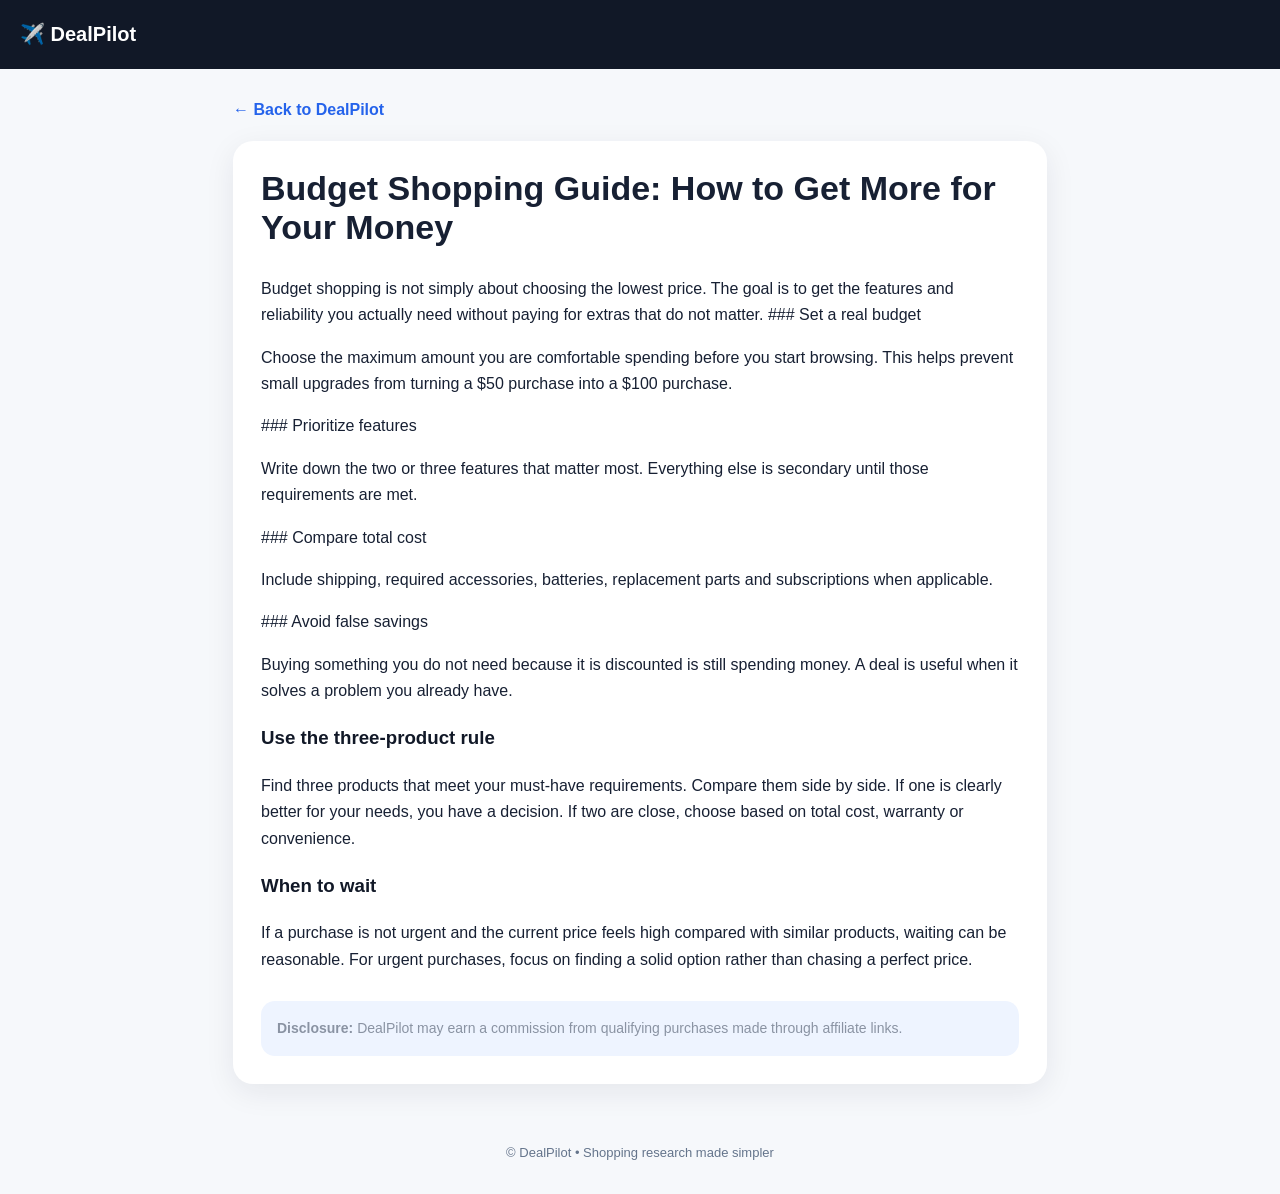
<file: budget-shopping-guide.html>
<!doctype html>
<html lang="en-CA">
<head>
<meta charset="utf-8">
<meta name="viewport" content="width=device-width, initial-scale=1">
<title>Budget Shopping Guide: How to Get More for Your Money | DealPilot</title>
<meta name="description" content="Budget Shopping Guide: How to Get More for Your Money. Practical shopping advice from DealPilot to help compare products, prices and features.">
<link rel="stylesheet" href="styles.css">

<style>
body{font-family:-apple-system,BlinkMacSystemFont,"Segoe UI",Arial,sans-serif;margin:0;background:#f6f8fb;color:#172033;line-height:1.65}
header{background:#111827;color:#fff;padding:18px 20px;position:sticky;top:0}
header a{color:#fff;text-decoration:none;font-weight:800;font-size:20px}
main{max-width:850px;margin:28px auto;padding:0 18px}
article{background:#fff;border-radius:20px;padding:28px;box-shadow:0 8px 30px rgba(20,30,50,.08)}
h1{font-size:34px;line-height:1.15;margin-top:0} h2,h3{color:#111827}
ul,ol{padding-left:24px}
li{margin:8px 0}
.note{margin-top:28px;padding:16px;border-radius:14px;background:#eef4ff;font-size:14px}
.back{display:inline-block;margin-bottom:18px;color:#2563eb;text-decoration:none;font-weight:700}
footer{text-align:center;padding:30px;color:#64748b;font-size:13px}
</style>

</head>
<body>
<header><a href="index.html">✈️ DealPilot</a></header>
<main>
<a class="back" href="index.html">← Back to DealPilot</a>
<article>
<h1>Budget Shopping Guide: How to Get More for Your Money</h1>
Budget shopping is not simply about choosing the lowest price. The goal is to get the features and reliability you actually need without paying for extras that do not matter.

### Set a real budget
<p>Choose the maximum amount you are comfortable spending before you start browsing. This helps prevent small upgrades from turning a $50 purchase into a $100 purchase.</p>

### Prioritize features
<p>Write down the two or three features that matter most. Everything else is secondary until those requirements are met.</p>

### Compare total cost
<p>Include shipping, required accessories, batteries, replacement parts and subscriptions when applicable.</p>

### Avoid false savings
<p>Buying something you do not need because it is discounted is still spending money. A deal is useful when it solves a problem you already have.</p>

<h3>Use the three-product rule</h3>
<p>Find three products that meet your must-have requirements. Compare them side by side. If one is clearly better for your needs, you have a decision. If two are close, choose based on total cost, warranty or convenience.</p>

<h3>When to wait</h3>
<p>If a purchase is not urgent and the current price feels high compared with similar products, waiting can be reasonable. For urgent purchases, focus on finding a solid option rather than chasing a perfect price.</p>

<div class="note"><strong>Disclosure:</strong> DealPilot may earn a commission from qualifying purchases made through affiliate links.</div>

</article>
</main>
<footer>© DealPilot • Shopping research made simpler</footer>
</body>
</html>
</file>
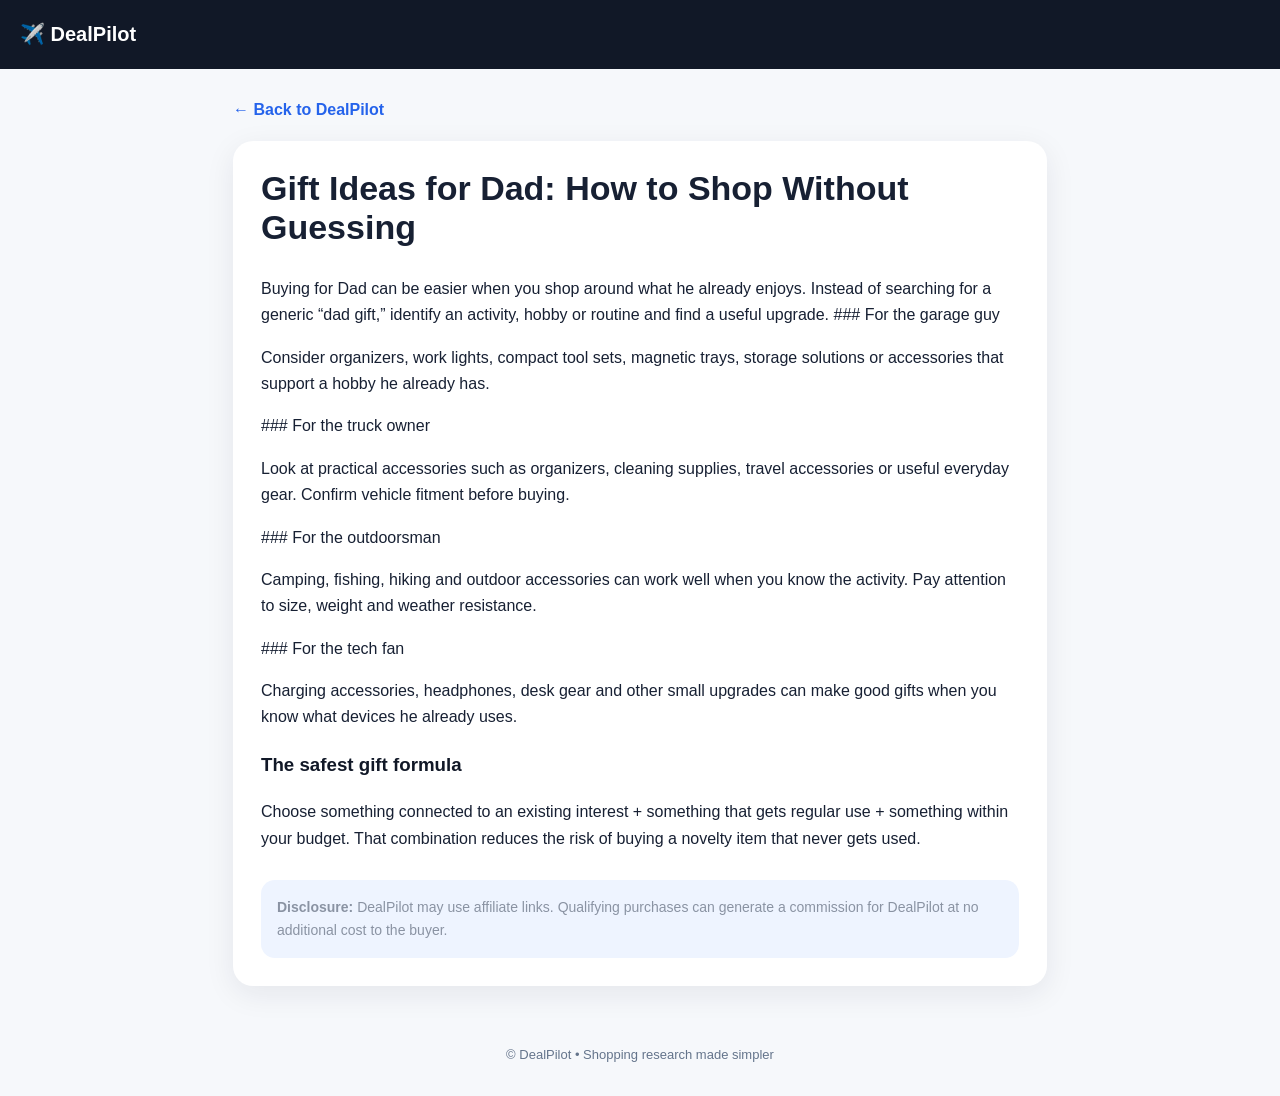
<file: gifts-for-dad.html>
<!doctype html>
<html lang="en-CA">
<head>
<meta charset="utf-8">
<meta name="viewport" content="width=device-width, initial-scale=1">
<title>Gift Ideas for Dad: How to Shop Without Guessing | DealPilot</title>
<meta name="description" content="Gift Ideas for Dad: How to Shop Without Guessing. Practical shopping advice from DealPilot to help compare products, prices and features.">
<link rel="stylesheet" href="styles.css">

<style>
body{font-family:-apple-system,BlinkMacSystemFont,"Segoe UI",Arial,sans-serif;margin:0;background:#f6f8fb;color:#172033;line-height:1.65}
header{background:#111827;color:#fff;padding:18px 20px;position:sticky;top:0}
header a{color:#fff;text-decoration:none;font-weight:800;font-size:20px}
main{max-width:850px;margin:28px auto;padding:0 18px}
article{background:#fff;border-radius:20px;padding:28px;box-shadow:0 8px 30px rgba(20,30,50,.08)}
h1{font-size:34px;line-height:1.15;margin-top:0} h2,h3{color:#111827}
ul,ol{padding-left:24px}
li{margin:8px 0}
.note{margin-top:28px;padding:16px;border-radius:14px;background:#eef4ff;font-size:14px}
.back{display:inline-block;margin-bottom:18px;color:#2563eb;text-decoration:none;font-weight:700}
footer{text-align:center;padding:30px;color:#64748b;font-size:13px}
</style>

</head>
<body>
<header><a href="index.html">✈️ DealPilot</a></header>
<main>
<a class="back" href="index.html">← Back to DealPilot</a>
<article>
<h1>Gift Ideas for Dad: How to Shop Without Guessing</h1>
Buying for Dad can be easier when you shop around what he already enjoys. Instead of searching for a generic “dad gift,” identify an activity, hobby or routine and find a useful upgrade.

### For the garage guy
<p>Consider organizers, work lights, compact tool sets, magnetic trays, storage solutions or accessories that support a hobby he already has.</p>

### For the truck owner
<p>Look at practical accessories such as organizers, cleaning supplies, travel accessories or useful everyday gear. Confirm vehicle fitment before buying.</p>

### For the outdoorsman
<p>Camping, fishing, hiking and outdoor accessories can work well when you know the activity. Pay attention to size, weight and weather resistance.</p>

### For the tech fan
<p>Charging accessories, headphones, desk gear and other small upgrades can make good gifts when you know what devices he already uses.</p>

<h3>The safest gift formula</h3>
<p>Choose something connected to an existing interest + something that gets regular use + something within your budget. That combination reduces the risk of buying a novelty item that never gets used.</p>

<div class="note"><strong>Disclosure:</strong> DealPilot may use affiliate links. Qualifying purchases can generate a commission for DealPilot at no additional cost to the buyer.</div>

</article>
</main>
<footer>© DealPilot • Shopping research made simpler</footer>
</body>
</html>
</file>
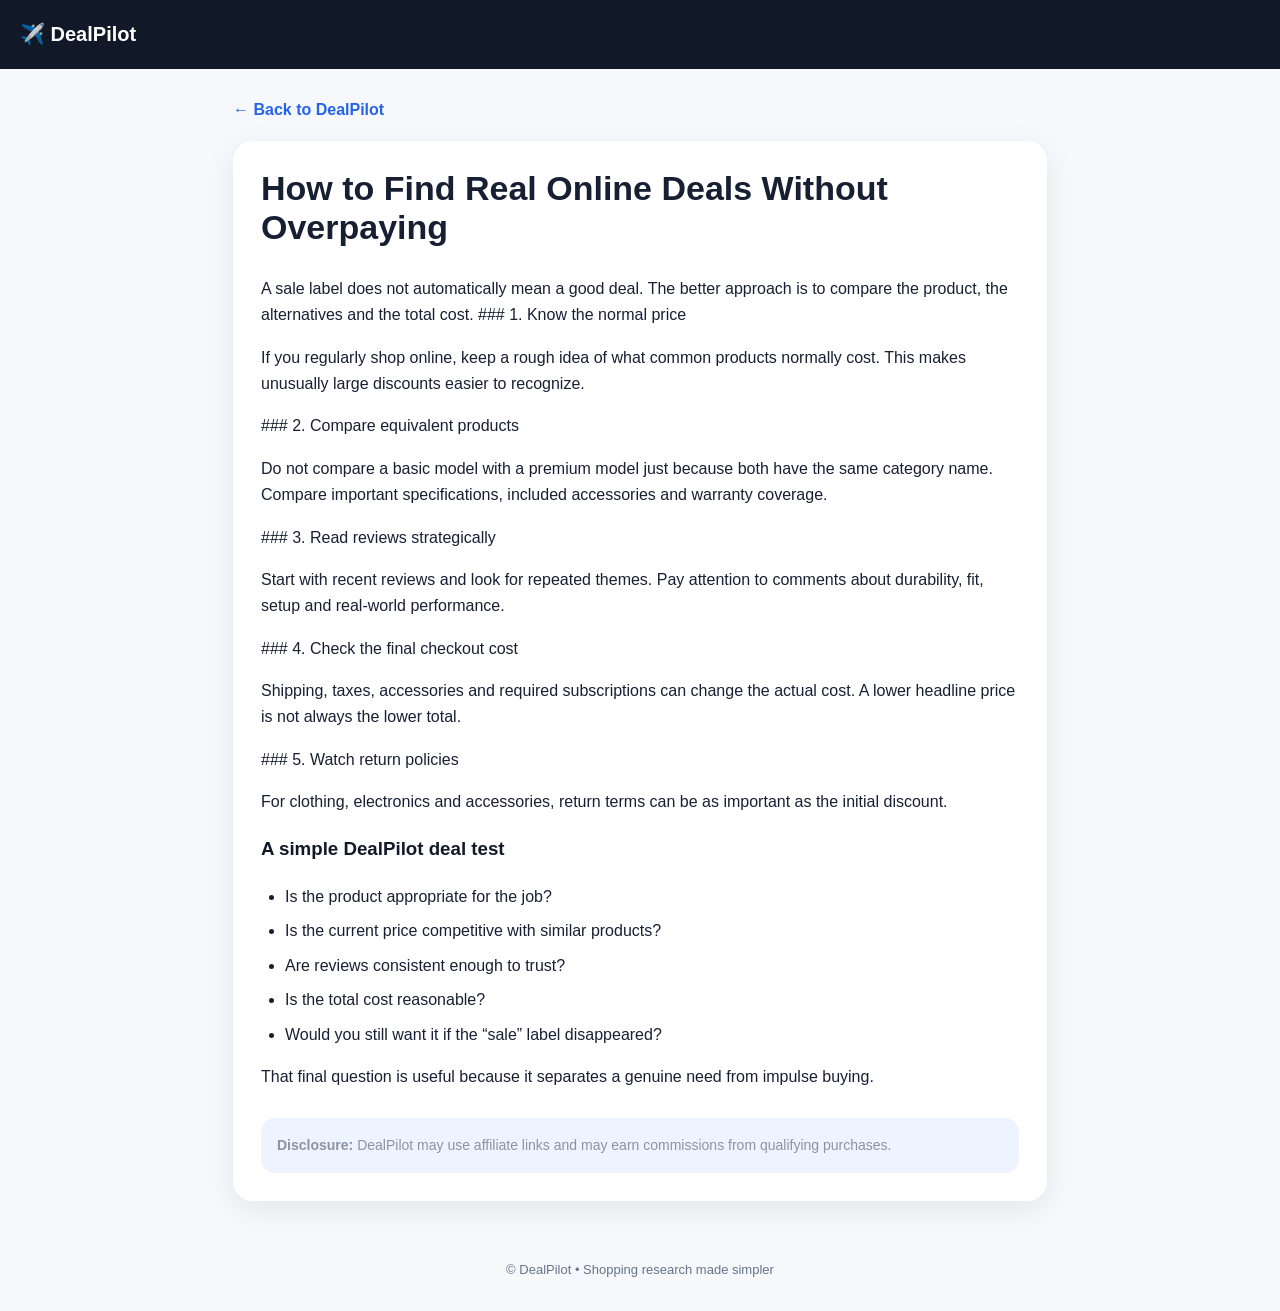
<file: how-to-find-real-deals.html>
<!doctype html>
<html lang="en-CA">
<head>
<meta charset="utf-8">
<meta name="viewport" content="width=device-width, initial-scale=1">
<title>How to Find Real Online Deals Without Overpaying | DealPilot</title>
<meta name="description" content="How to Find Real Online Deals Without Overpaying. Practical shopping advice from DealPilot to help compare products, prices and features.">
<link rel="stylesheet" href="styles.css">

<style>
body{font-family:-apple-system,BlinkMacSystemFont,"Segoe UI",Arial,sans-serif;margin:0;background:#f6f8fb;color:#172033;line-height:1.65}
header{background:#111827;color:#fff;padding:18px 20px;position:sticky;top:0}
header a{color:#fff;text-decoration:none;font-weight:800;font-size:20px}
main{max-width:850px;margin:28px auto;padding:0 18px}
article{background:#fff;border-radius:20px;padding:28px;box-shadow:0 8px 30px rgba(20,30,50,.08)}
h1{font-size:34px;line-height:1.15;margin-top:0} h2,h3{color:#111827}
ul,ol{padding-left:24px}
li{margin:8px 0}
.note{margin-top:28px;padding:16px;border-radius:14px;background:#eef4ff;font-size:14px}
.back{display:inline-block;margin-bottom:18px;color:#2563eb;text-decoration:none;font-weight:700}
footer{text-align:center;padding:30px;color:#64748b;font-size:13px}
</style>

</head>
<body>
<header><a href="index.html">✈️ DealPilot</a></header>
<main>
<a class="back" href="index.html">← Back to DealPilot</a>
<article>
<h1>How to Find Real Online Deals Without Overpaying</h1>
A sale label does not automatically mean a good deal. The better approach is to compare the product, the alternatives and the total cost.

### 1. Know the normal price
<p>If you regularly shop online, keep a rough idea of what common products normally cost. This makes unusually large discounts easier to recognize.</p>

### 2. Compare equivalent products
<p>Do not compare a basic model with a premium model just because both have the same category name. Compare important specifications, included accessories and warranty coverage.</p>

### 3. Read reviews strategically
<p>Start with recent reviews and look for repeated themes. Pay attention to comments about durability, fit, setup and real-world performance.</p>

### 4. Check the final checkout cost
<p>Shipping, taxes, accessories and required subscriptions can change the actual cost. A lower headline price is not always the lower total.</p>

### 5. Watch return policies
<p>For clothing, electronics and accessories, return terms can be as important as the initial discount.</p>

<h3>A simple DealPilot deal test</h3>
<ul>
<li>Is the product appropriate for the job?</li>
<li>Is the current price competitive with similar products?</li>
<li>Are reviews consistent enough to trust?</li>
<li>Is the total cost reasonable?</li>
<li>Would you still want it if the “sale” label disappeared?</li>
</ul>

<p>That final question is useful because it separates a genuine need from impulse buying.</p>

<div class="note"><strong>Disclosure:</strong> DealPilot may use affiliate links and may earn commissions from qualifying purchases.</div>

</article>
</main>
<footer>© DealPilot • Shopping research made simpler</footer>
</body>
</html>
</file>
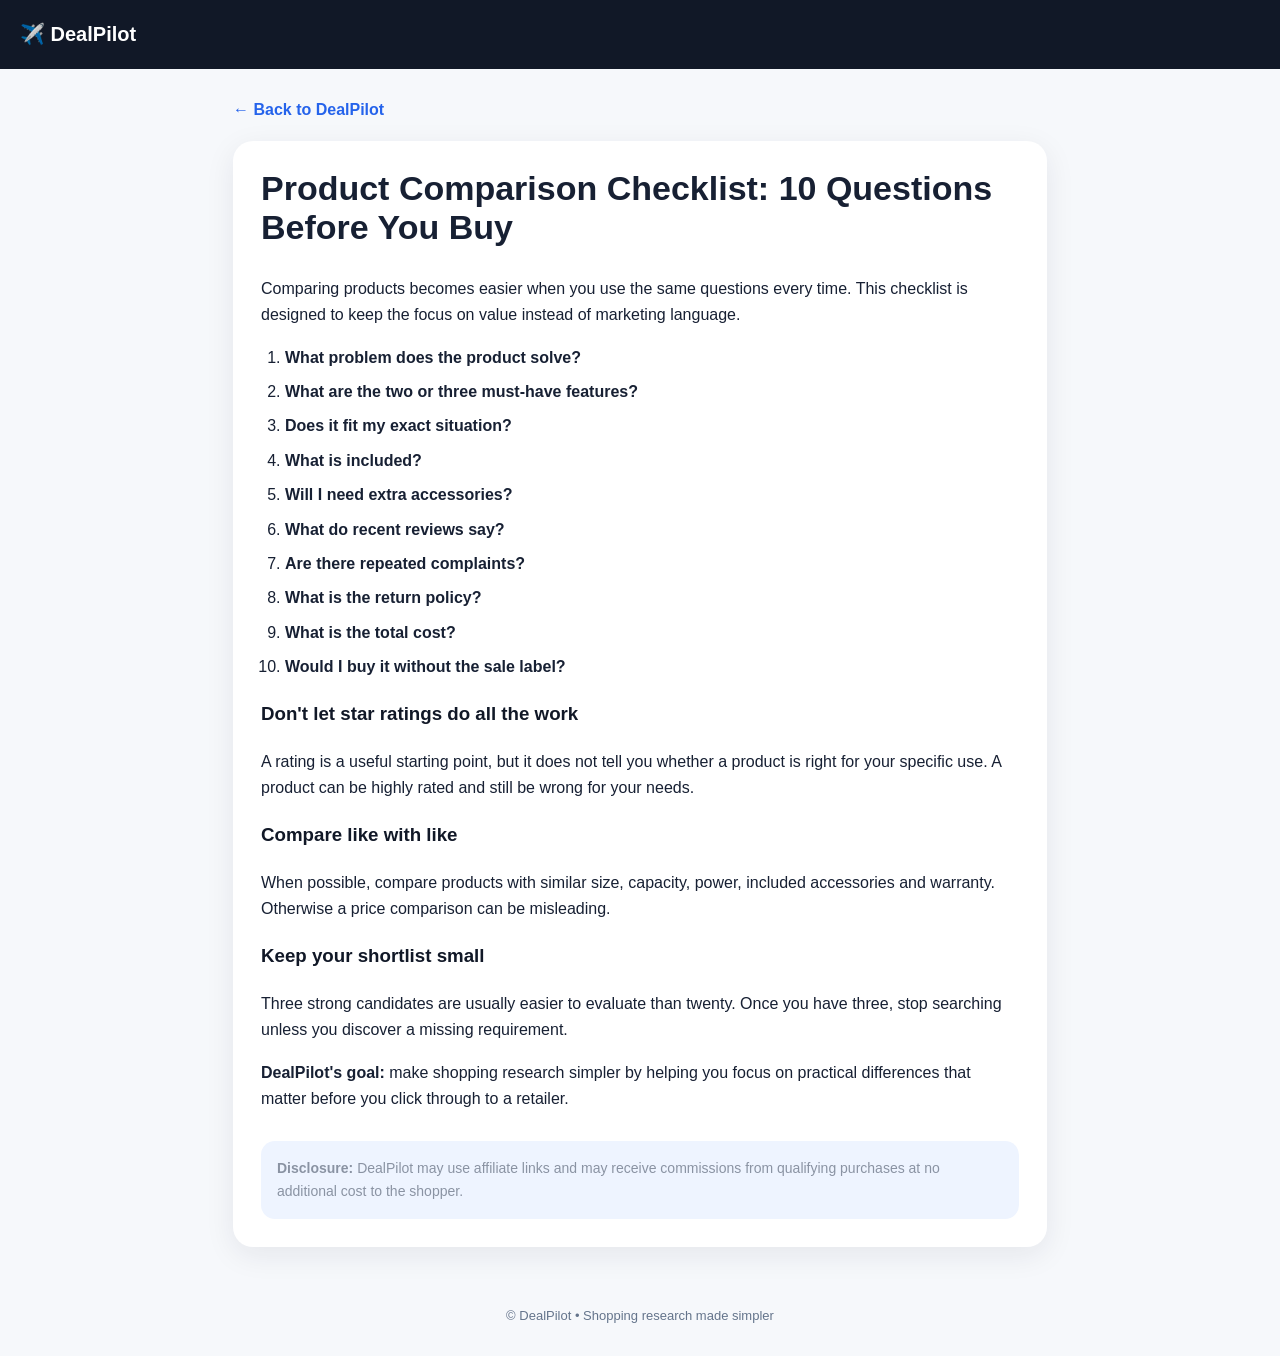
<file: product-comparison-checklist.html>
<!doctype html>
<html lang="en-CA">
<head>
<meta charset="utf-8">
<meta name="viewport" content="width=device-width, initial-scale=1">
<title>Product Comparison Checklist: 10 Questions Before You Buy | DealPilot</title>
<meta name="description" content="Product Comparison Checklist: 10 Questions Before You Buy. Practical shopping advice from DealPilot to help compare products, prices and features.">
<link rel="stylesheet" href="styles.css">

<style>
body{font-family:-apple-system,BlinkMacSystemFont,"Segoe UI",Arial,sans-serif;margin:0;background:#f6f8fb;color:#172033;line-height:1.65}
header{background:#111827;color:#fff;padding:18px 20px;position:sticky;top:0}
header a{color:#fff;text-decoration:none;font-weight:800;font-size:20px}
main{max-width:850px;margin:28px auto;padding:0 18px}
article{background:#fff;border-radius:20px;padding:28px;box-shadow:0 8px 30px rgba(20,30,50,.08)}
h1{font-size:34px;line-height:1.15;margin-top:0} h2,h3{color:#111827}
ul,ol{padding-left:24px}
li{margin:8px 0}
.note{margin-top:28px;padding:16px;border-radius:14px;background:#eef4ff;font-size:14px}
.back{display:inline-block;margin-bottom:18px;color:#2563eb;text-decoration:none;font-weight:700}
footer{text-align:center;padding:30px;color:#64748b;font-size:13px}
</style>

</head>
<body>
<header><a href="index.html">✈️ DealPilot</a></header>
<main>
<a class="back" href="index.html">← Back to DealPilot</a>
<article>
<h1>Product Comparison Checklist: 10 Questions Before You Buy</h1>
Comparing products becomes easier when you use the same questions every time. This checklist is designed to keep the focus on value instead of marketing language.

<ol>
<li><strong>What problem does the product solve?</strong></li>
<li><strong>What are the two or three must-have features?</strong></li>
<li><strong>Does it fit my exact situation?</strong></li>
<li><strong>What is included?</strong></li>
<li><strong>Will I need extra accessories?</strong></li>
<li><strong>What do recent reviews say?</strong></li>
<li><strong>Are there repeated complaints?</strong></li>
<li><strong>What is the return policy?</strong></li>
<li><strong>What is the total cost?</strong></li>
<li><strong>Would I buy it without the sale label?</strong></li>
</ol>

<h3>Don't let star ratings do all the work</h3>
<p>A rating is a useful starting point, but it does not tell you whether a product is right for your specific use. A product can be highly rated and still be wrong for your needs.</p>

<h3>Compare like with like</h3>
<p>When possible, compare products with similar size, capacity, power, included accessories and warranty. Otherwise a price comparison can be misleading.</p>

<h3>Keep your shortlist small</h3>
<p>Three strong candidates are usually easier to evaluate than twenty. Once you have three, stop searching unless you discover a missing requirement.</p>

<p><strong>DealPilot's goal:</strong> make shopping research simpler by helping you focus on practical differences that matter before you click through to a retailer.</p>

<div class="note"><strong>Disclosure:</strong> DealPilot may use affiliate links and may receive commissions from qualifying purchases at no additional cost to the shopper.</div>

</article>
</main>
<footer>© DealPilot • Shopping research made simpler</footer>
</body>
</html>
</file>
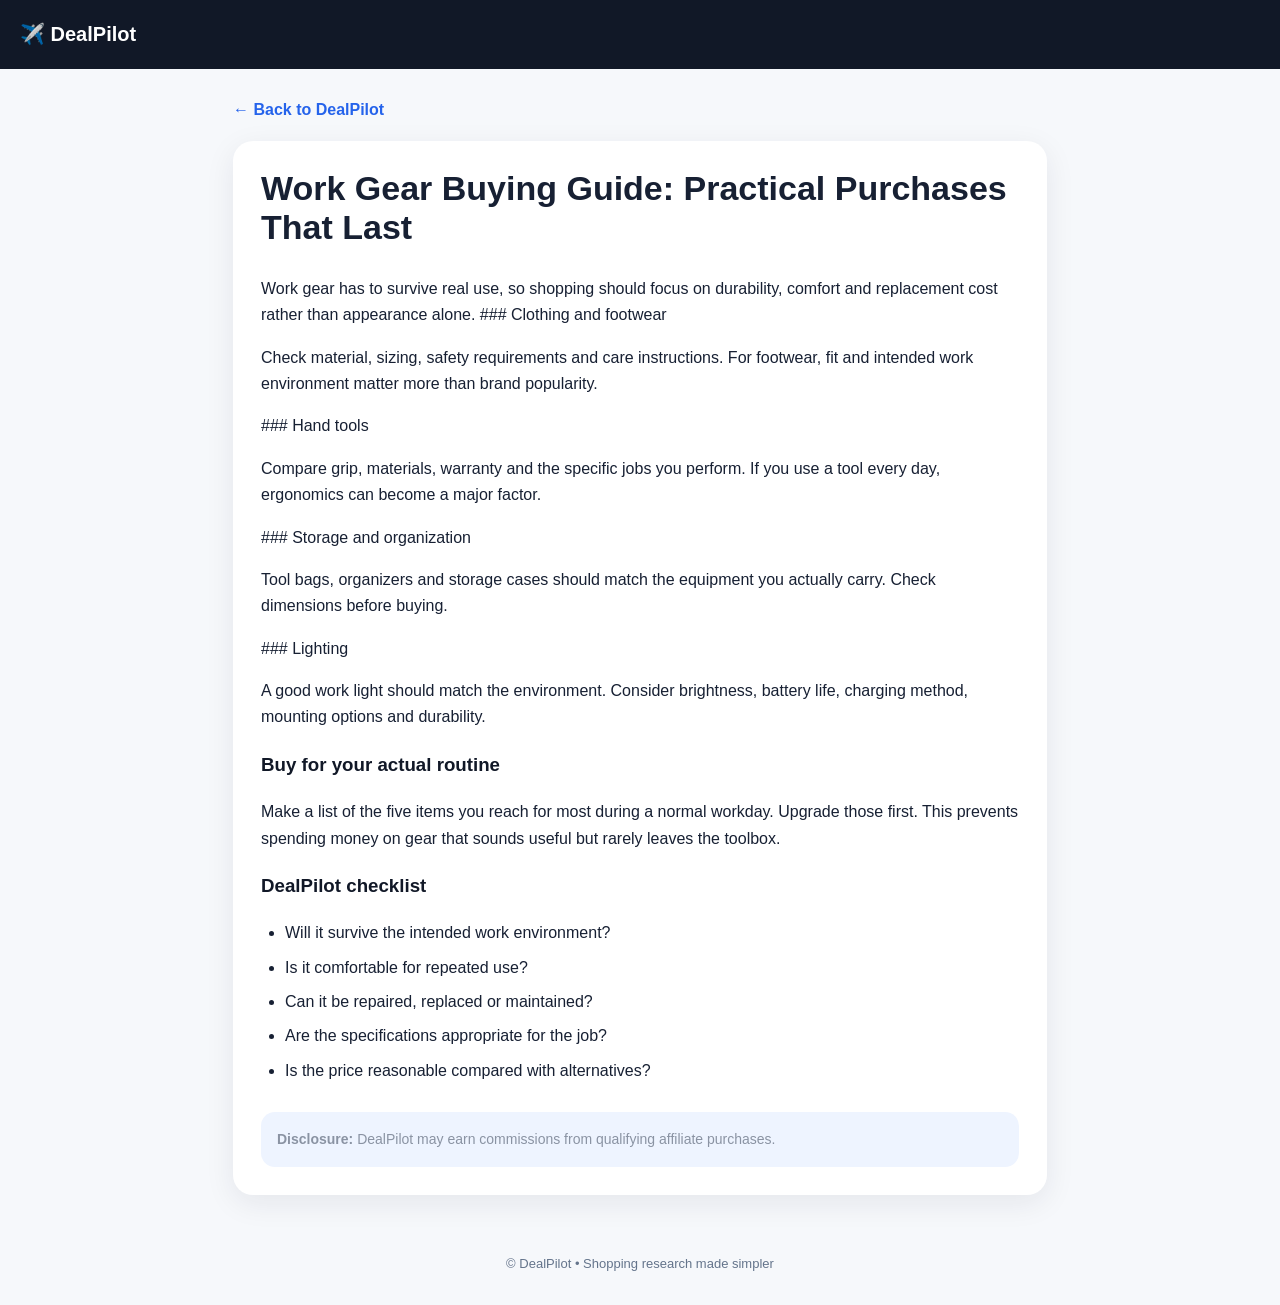
<file: work-gear-buying-guide.html>
<!doctype html>
<html lang="en-CA">
<head>
<meta charset="utf-8">
<meta name="viewport" content="width=device-width, initial-scale=1">
<title>Work Gear Buying Guide: Practical Purchases That Last | DealPilot</title>
<meta name="description" content="Work Gear Buying Guide: Practical Purchases That Last. Practical shopping advice from DealPilot to help compare products, prices and features.">
<link rel="stylesheet" href="styles.css">

<style>
body{font-family:-apple-system,BlinkMacSystemFont,"Segoe UI",Arial,sans-serif;margin:0;background:#f6f8fb;color:#172033;line-height:1.65}
header{background:#111827;color:#fff;padding:18px 20px;position:sticky;top:0}
header a{color:#fff;text-decoration:none;font-weight:800;font-size:20px}
main{max-width:850px;margin:28px auto;padding:0 18px}
article{background:#fff;border-radius:20px;padding:28px;box-shadow:0 8px 30px rgba(20,30,50,.08)}
h1{font-size:34px;line-height:1.15;margin-top:0} h2,h3{color:#111827}
ul,ol{padding-left:24px}
li{margin:8px 0}
.note{margin-top:28px;padding:16px;border-radius:14px;background:#eef4ff;font-size:14px}
.back{display:inline-block;margin-bottom:18px;color:#2563eb;text-decoration:none;font-weight:700}
footer{text-align:center;padding:30px;color:#64748b;font-size:13px}
</style>

</head>
<body>
<header><a href="index.html">✈️ DealPilot</a></header>
<main>
<a class="back" href="index.html">← Back to DealPilot</a>
<article>
<h1>Work Gear Buying Guide: Practical Purchases That Last</h1>
Work gear has to survive real use, so shopping should focus on durability, comfort and replacement cost rather than appearance alone.

### Clothing and footwear
<p>Check material, sizing, safety requirements and care instructions. For footwear, fit and intended work environment matter more than brand popularity.</p>

### Hand tools
<p>Compare grip, materials, warranty and the specific jobs you perform. If you use a tool every day, ergonomics can become a major factor.</p>

### Storage and organization
<p>Tool bags, organizers and storage cases should match the equipment you actually carry. Check dimensions before buying.</p>

### Lighting
<p>A good work light should match the environment. Consider brightness, battery life, charging method, mounting options and durability.</p>

<h3>Buy for your actual routine</h3>
<p>Make a list of the five items you reach for most during a normal workday. Upgrade those first. This prevents spending money on gear that sounds useful but rarely leaves the toolbox.</p>

<h3>DealPilot checklist</h3>
<ul>
<li>Will it survive the intended work environment?</li>
<li>Is it comfortable for repeated use?</li>
<li>Can it be repaired, replaced or maintained?</li>
<li>Are the specifications appropriate for the job?</li>
<li>Is the price reasonable compared with alternatives?</li>
</ul>

<div class="note"><strong>Disclosure:</strong> DealPilot may earn commissions from qualifying affiliate purchases.</div>

</article>
</main>
<footer>© DealPilot • Shopping research made simpler</footer>
</body>
</html>
</file>
<file: styles.css>
*{box-sizing:border-box}body{margin:0;font-family:system-ui,-apple-system,sans-serif;background:#f7f8fa;color:#121722}.nav{height:72px;display:flex;align-items:center;justify-content:space-between;max-width:1120px;margin:auto;padding:0 24px}.brand{font-weight:900;font-size:21px}.nav a{color:#687080;text-decoration:none}.hero{max-width:900px;margin:70px auto 50px;padding:0 24px;text-align:center}.badge,.eyebrow{font-size:11px;font-weight:800;letter-spacing:.14em;color:#667085}.hero h1{font-size:clamp(42px,7vw,76px);line-height:.98;letter-spacing:-.055em;margin:18px 0}.hero h1 span{color:#5267ff}.hero p{font-size:18px;color:#667085;max-width:650px;margin:0 auto 28px}.searchbox{display:flex;max-width:720px;margin:auto;background:#fff;border:1px solid #dfe3ea;border-radius:18px;padding:7px}.searchbox input{min-width:0;flex:1;border:0;outline:0;padding:15px;font-size:16px}.searchbox button,.signup button{border:0;border-radius:13px;background:#121722;color:#fff;padding:12px 20px;font-weight:800}.chips{display:flex;gap:8px;justify-content:center;flex-wrap:wrap;margin-top:15px}.chips button{border:1px solid #e1e5eb;background:#fff;border-radius:999px;padding:9px 13px}.results,.deals,.how{max-width:1120px;margin:80px auto;padding:0 24px}.sectionhead{display:flex;justify-content:space-between;gap:20px;align-items:end;margin-bottom:20px}.sectionhead h2,.how h2,.signup h2{font-size:32px;margin:5px 0}.note{font-size:12px;color:#8a93a3}.cards{display:grid;grid-template-columns:repeat(3,1fr);gap:16px}.card{background:#fff;border:1px solid #e3e7ed;border-radius:18px;padding:18px}.pic{height:150px;border-radius:13px;background:#eef1ff;display:grid;place-items:center;font-size:54px}.card h3{margin:15px 0 7px}.card p{color:#697386;font-size:14px}.price{font-weight:900;font-size:22px}.shop{display:block;text-align:center;background:#5267ff;color:#fff;padding:11px;border-radius:10px;margin-top:14px;font-weight:800;text-decoration:none}.tiles,.steps{display:grid;grid-template-columns:repeat(3,1fr);gap:15px}.tiles button{border:1px solid #e1e5eb;background:#fff;border-radius:18px;padding:25px;text-align:left;font-size:20px}.tiles small{display:block;color:#7a8494;margin-top:8px}.steps>div{background:#fff;border:1px solid #e3e7ed;border-radius:18px;padding:24px}.steps strong{color:#5267ff}.steps p{color:#697386}.signup{max-width:1120px;margin:80px auto;padding:36px 24px;background:#e9edff;border-radius:24px;display:grid;grid-template-columns:1fr 1fr;gap:20px;align-items:center}.signup form{display:flex;background:#fff;border-radius:14px;padding:6px}.signup input{flex:1;border:0;outline:0;padding:13px}.signup #emailMsg{grid-column:2;color:#5267ff}.hidden{display:none}footer{text-align:center;padding:40px 20px;color:#8a93a3;font-size:12px}@media(max-width:750px){.cards,.tiles,.steps,.signup{grid-template-columns:1fr}.signup #emailMsg{grid-column:1}.sectionhead{align-items:start;flex-direction:column}.searchbox{flex-direction:column}.nav{padding:0 16px}}
</file>
